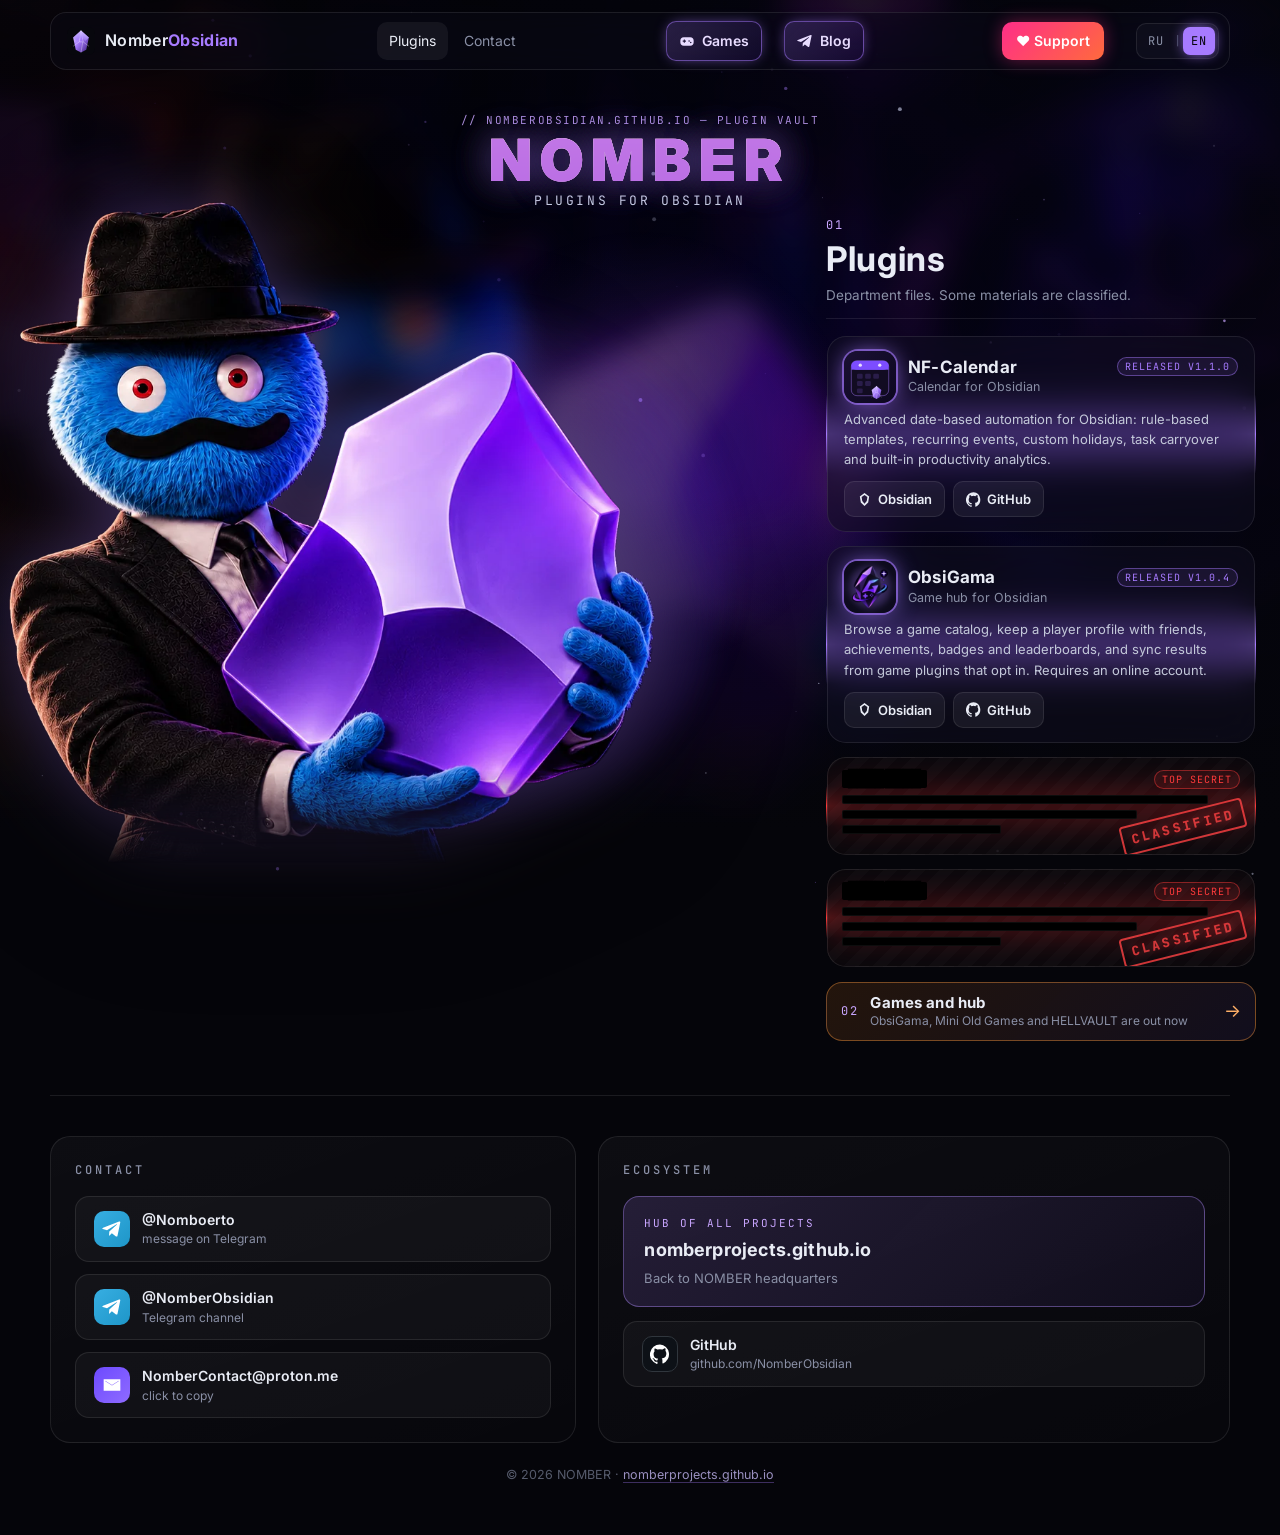
<file: index.html>
<!doctype html>
<html lang="ru">
<head>
<meta charset="utf-8">
<meta name="viewport" content="width=device-width,initial-scale=1">
<title>NOMBER — NomberObsidian · Плагины для Obsidian</title>
<meta name="description" content="NomberObsidian — плагины NOMBER для Obsidian. NF-Calendar и ObsiGama уже вышли, остальные материалы засекречены.">
<link rel="canonical" href="https://nomberobsidian.github.io/">
<meta name="theme-color" content="#05050a">
<meta property="og:type" content="website">
<meta property="og:site_name" content="NomberObsidian">
<meta property="og:title" content="NOMBER — NomberObsidian">
<meta property="og:description" content="Плагины для Obsidian. Хранилище отдела NomberObsidian.">
<meta property="og:url" content="https://nomberobsidian.github.io/">
<meta property="og:image" content="https://nomberobsidian.github.io/assets/og.jpg">
<meta property="og:image:width" content="1200">
<meta property="og:image:height" content="630">
<meta property="og:locale" content="ru_RU">
<meta name="twitter:card" content="summary_large_image">
<meta name="twitter:title" content="NOMBER — NomberObsidian">
<meta name="twitter:description" content="Плагины для Obsidian. Хранилище отдела NomberObsidian.">
<meta name="twitter:image" content="https://nomberobsidian.github.io/assets/og.jpg">
<link rel="icon" href="assets/favicon.svg" type="image/svg+xml">
<link rel="apple-touch-icon" href="assets/apple-touch.png">
<link rel="preload" href="assets/hero.webp" as="image">
<link rel="preconnect" href="https://fonts.googleapis.com">
<link rel="preconnect" href="https://fonts.gstatic.com" crossorigin>
<link href="https://fonts.googleapis.com/css2?family=Inter:wght@400;500;600;700;900&family=JetBrains+Mono:wght@400;500;700;800&display=swap" rel="stylesheet">
<link rel="stylesheet" href="assets/style.css?v=13">
<script src="assets/i18n.js?v=13"></script>
</head>
<body>
<a class="skip" href="#plugins" data-i18n="skip">Перейти к плагинам</a>
<div class="bg" aria-hidden="true"><div class="bg-city" data-depth="6"></div><canvas id="fx"></canvas></div>
<div class="cursor-glow" aria-hidden="true"></div>

<header class="nav" id="nav">
  <a class="brand" href="#top" aria-label="NomberObsidian — наверх" data-i18n-attr="aria-label:a.top"><img src="assets/favicon.svg" alt="" width="28" height="28"><span>Nomber<b>Obsidian</b></span></a>
  <nav aria-label="Разделы" data-i18n-attr="aria-label:a.sections">
    <a href="#plugins" data-i18n="nav.plugins">Плагины</a>
    <a href="#contact" data-i18n="nav.contact">Связь</a>
  </nav>
  <a class="nav-games" href="/games" data-i18n-attr="aria-label:nav.games"><svg viewBox="0 0 24 24" aria-hidden="true"><path d="M7.2 6.5h9.6A5.3 5.3 0 0 1 22 11.7v2.1a5.3 5.3 0 0 1-5.2 5.2H7.2A5.3 5.3 0 0 1 2 13.8v-2.1A5.3 5.3 0 0 1 7.2 6.5zm1.6 3.3H7.2v1.6H5.6v1.6h1.6v1.6h1.6v-1.6h1.6v-1.6H8.8zm6.3 1.1a1.15 1.15 0 1 0 .1 2.3 1.15 1.15 0 0 0-.1-2.3zm2.5 2.2a1.15 1.15 0 1 0 0 2.3 1.15 1.15 0 0 0 0-2.3z"/></svg><span data-i18n="nav.games">Игры</span></a>
  <a class="nav-blog" href="/blog" data-i18n-attr="aria-label:nav.blog"><svg viewBox="0 0 24 24" aria-hidden="true"><path d="M21.9 4.3 18.6 20c-.2 1.1-.9 1.4-1.8.9l-5-3.7-2.4 2.3c-.3.3-.5.5-1 .5l.4-5.1 9.2-8.3c.4-.4-.1-.6-.6-.2L6 13.6l-4.9-1.5c-1.1-.3-1.1-1 .2-1.6L20.5 3c.9-.3 1.7.2 1.4 1.3z"/></svg><span data-i18n="nav.blog">Блог</span></a>
  <a class="nav-donate" href="https://donatre.github.io/" target="_blank" rel="noopener">♥ <span data-i18n="donate">Поддержать</span></a>
  <div class="lang" role="group" aria-label="Язык сайта" data-i18n-attr="aria-label:a.lang"><button type="button" data-lang="ru">RU</button><i>|</i><button type="button" data-lang="en">EN</button></div>
</header>

<main id="top">
  <section class="hero" aria-labelledby="title">
    <div class="hero-head reveal">
      <p class="kicker" data-i18n="hero.kicker">// nomberobsidian.github.io — хранилище плагинов</p>
      <h1 id="title" class="glitch" data-text="NOMBER">NOMBER</h1>
      <p class="subtitle" data-i18n="hero.sub">Плагины для Obsidian</p>
    </div>

    <div class="stage">
      <div class="mascot-wrap">
        <div class="fog fog-back" aria-hidden="true"><i></i><i></i></div>
        <div class="halo" aria-hidden="true"></div>
        <div class="mascot" data-depth="-14">
          <img src="assets/hero.webp" alt="Персонаж NOMBER: синий пушистый детектив в шляпе и костюме держит фиолетовый кристалл Obsidian" data-i18n-attr="alt:hero.alt" width="907" height="929">
        </div>
        <div class="fog fog-front" aria-hidden="true"><i></i><i></i></div>
      </div>

      <aside class="dossier" id="plugins" aria-labelledby="plugins-t">
        <header class="dossier-head reveal">
          <span class="sec-num">01</span>
          <h2 id="plugins-t" data-i18n="plugins.t">Плагины</h2>
          <p data-i18n="plugins.p">Досье отдела. Часть материалов засекречена.</p>
        </header>
        <div class="plugin-list" id="plugin-list"></div>
        <a class="games-teaser reveal" href="/games">
          <span class="games-teaser-num">02</span>
          <span class="games-teaser-text"><strong data-i18n="games.teaser.t">Игры и хаб</strong><small data-i18n="games.teaser.p">ObsiGama, Mini Old Games и HELLVAULT уже вышли</small></span>
          <span class="games-teaser-go" aria-hidden="true">→</span>
        </a>
      </aside>
    </div>
  </section>
</main>

<footer class="footer" id="contact">
  <div class="foot-cols">
    <section class="foot-block" aria-labelledby="con-t">
      <h2 id="con-t" class="foot-title" data-i18n="contact.t">Связь</h2>
      <ul class="socials">
        <li><a class="ic-tg" href="https://t.me/Nomboerto" target="_blank" rel="noopener"><i class="ico tg"><svg viewBox="0 0 24 24" aria-hidden="true"><path d="M21.9 4.3 18.6 20c-.2 1.1-.9 1.4-1.8.9l-5-3.7-2.4 2.3c-.3.3-.5.5-1 .5l.4-5.1 9.2-8.3c.4-.4-.1-.6-.6-.2L6 13.6l-4.9-1.5c-1.1-.3-1.1-1 .2-1.6L20.5 3c.9-.3 1.7.2 1.4 1.3z"/></svg></i><span>@Nomboerto<small data-i18n="contact.tg">написать в Telegram</small></span></a></li>
        <li><a class="ic-tg" href="https://t.me/NomberObsidian" target="_blank" rel="noopener"><i class="ico tg"><svg viewBox="0 0 24 24" aria-hidden="true"><path d="M21.9 4.3 18.6 20c-.2 1.1-.9 1.4-1.8.9l-5-3.7-2.4 2.3c-.3.3-.5.5-1 .5l.4-5.1 9.2-8.3c.4-.4-.1-.6-.6-.2L6 13.6l-4.9-1.5c-1.1-.3-1.1-1 .2-1.6L20.5 3c.9-.3 1.7.2 1.4 1.3z"/></svg></i><span>@NomberObsidian<small data-i18n="contact.channel">канал в Telegram</small></span></a></li>
        <li><a class="ic-mail copy-mail" href="mailto:NomberContact@proton.me" data-copy="NomberContact@proton.me" data-i18n-attr="aria-label:contact.copyaria"><i class="ico mail"><svg viewBox="0 0 24 24" aria-hidden="true"><path d="M2 5h20v14H2zm2 2v.5l8 5 8-5V7l-8 5z"/></svg></i><span>NomberContact@proton.me<small data-i18n="contact.mail">нажмите, чтобы скопировать</small></span></a></li>
      </ul>
    </section>
    <section class="foot-block hub-block" aria-labelledby="hub-t">
      <h2 id="hub-t" class="foot-title" data-i18n="hub.t">Экосистема</h2>
      <a class="hub-card" href="https://nomberprojects.github.io/">
        <span class="hub-kicker" data-i18n="hub.kicker">хаб всех проектов</span>
        <strong>nomberprojects.github.io</strong>
        <small data-i18n="hub.p">Вернуться в главный штаб NOMBER</small>
      </a>
      <ul class="socials solo">
        <li><a href="https://github.com/NomberObsidian" target="_blank" rel="noopener"><i class="ico gh"><svg viewBox="0 0 24 24" aria-hidden="true"><path d="M12 .5a12 12 0 0 0-3.8 23.4c.6.1.8-.3.8-.6v-2c-3.3.7-4-1.6-4-1.6-.6-1.4-1.4-1.8-1.4-1.8-1-.7.1-.7.1-.7 1.2.1 1.8 1.2 1.8 1.2 1 1.8 2.8 1.3 3.5 1 .1-.8.4-1.3.8-1.6-2.7-.3-5.5-1.3-5.5-6 0-1.3.5-2.4 1.2-3.2-.1-.3-.5-1.5.1-3.2 0 0 1-.3 3.3 1.2a11.5 11.5 0 0 1 6 0C17.3 4.6 18.3 5 18.3 5c.7 1.7.3 2.9.1 3.2.8.8 1.2 1.9 1.2 3.2 0 4.6-2.8 5.6-5.5 5.9.4.4.8 1.1.8 2.2v3.3c0 .3.2.7.8.6A12 12 0 0 0 12 .5z"/></svg></i><span>GitHub<small>github.com/NomberObsidian</small></span></a></li>
      </ul>
    </section>
  </div>
  <p class="hub">© <span id="y">2026</span> NOMBER · <a href="https://nomberprojects.github.io/">nomberprojects.github.io</a></p>
</footer>

<div class="toast" id="toast" role="status" aria-live="polite"></div>
<script src="assets/data.js?v=13"></script>
<script src="assets/main.js?v=13"></script>
</body>
</html>
</file>
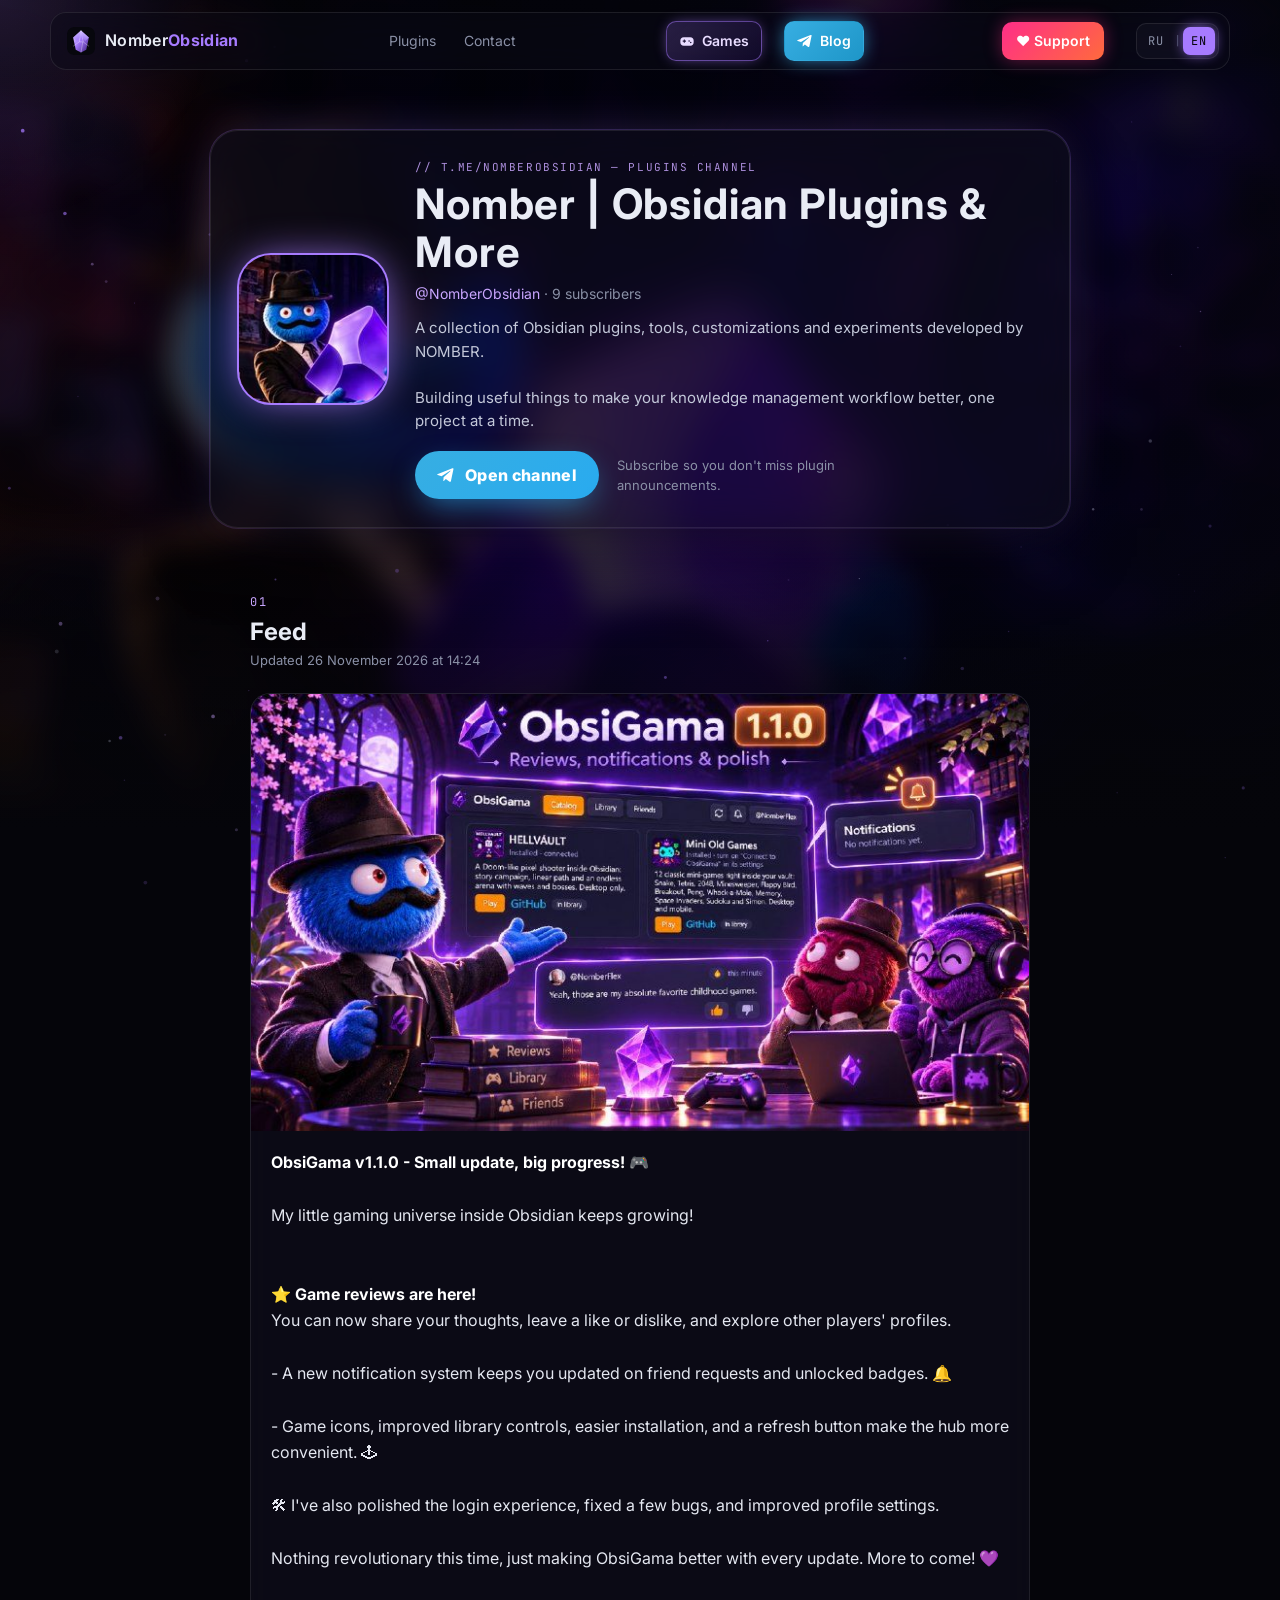
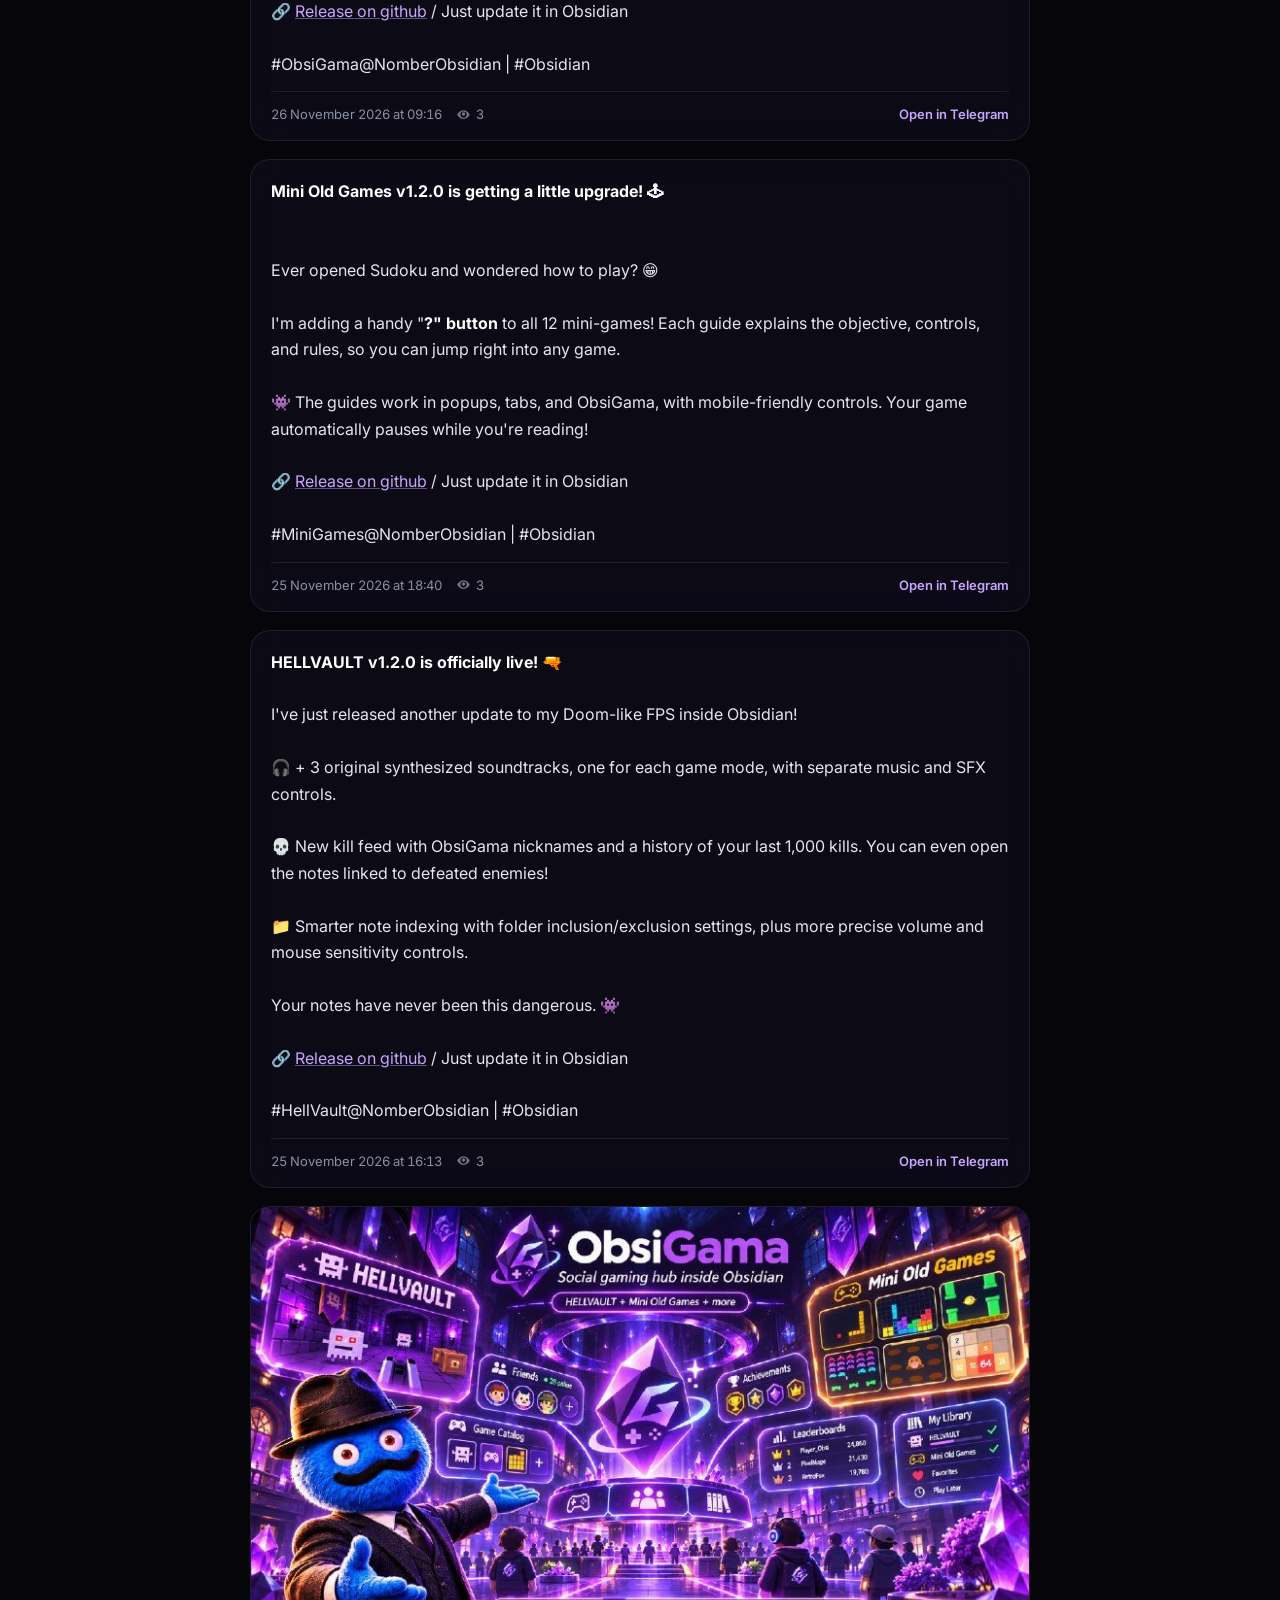
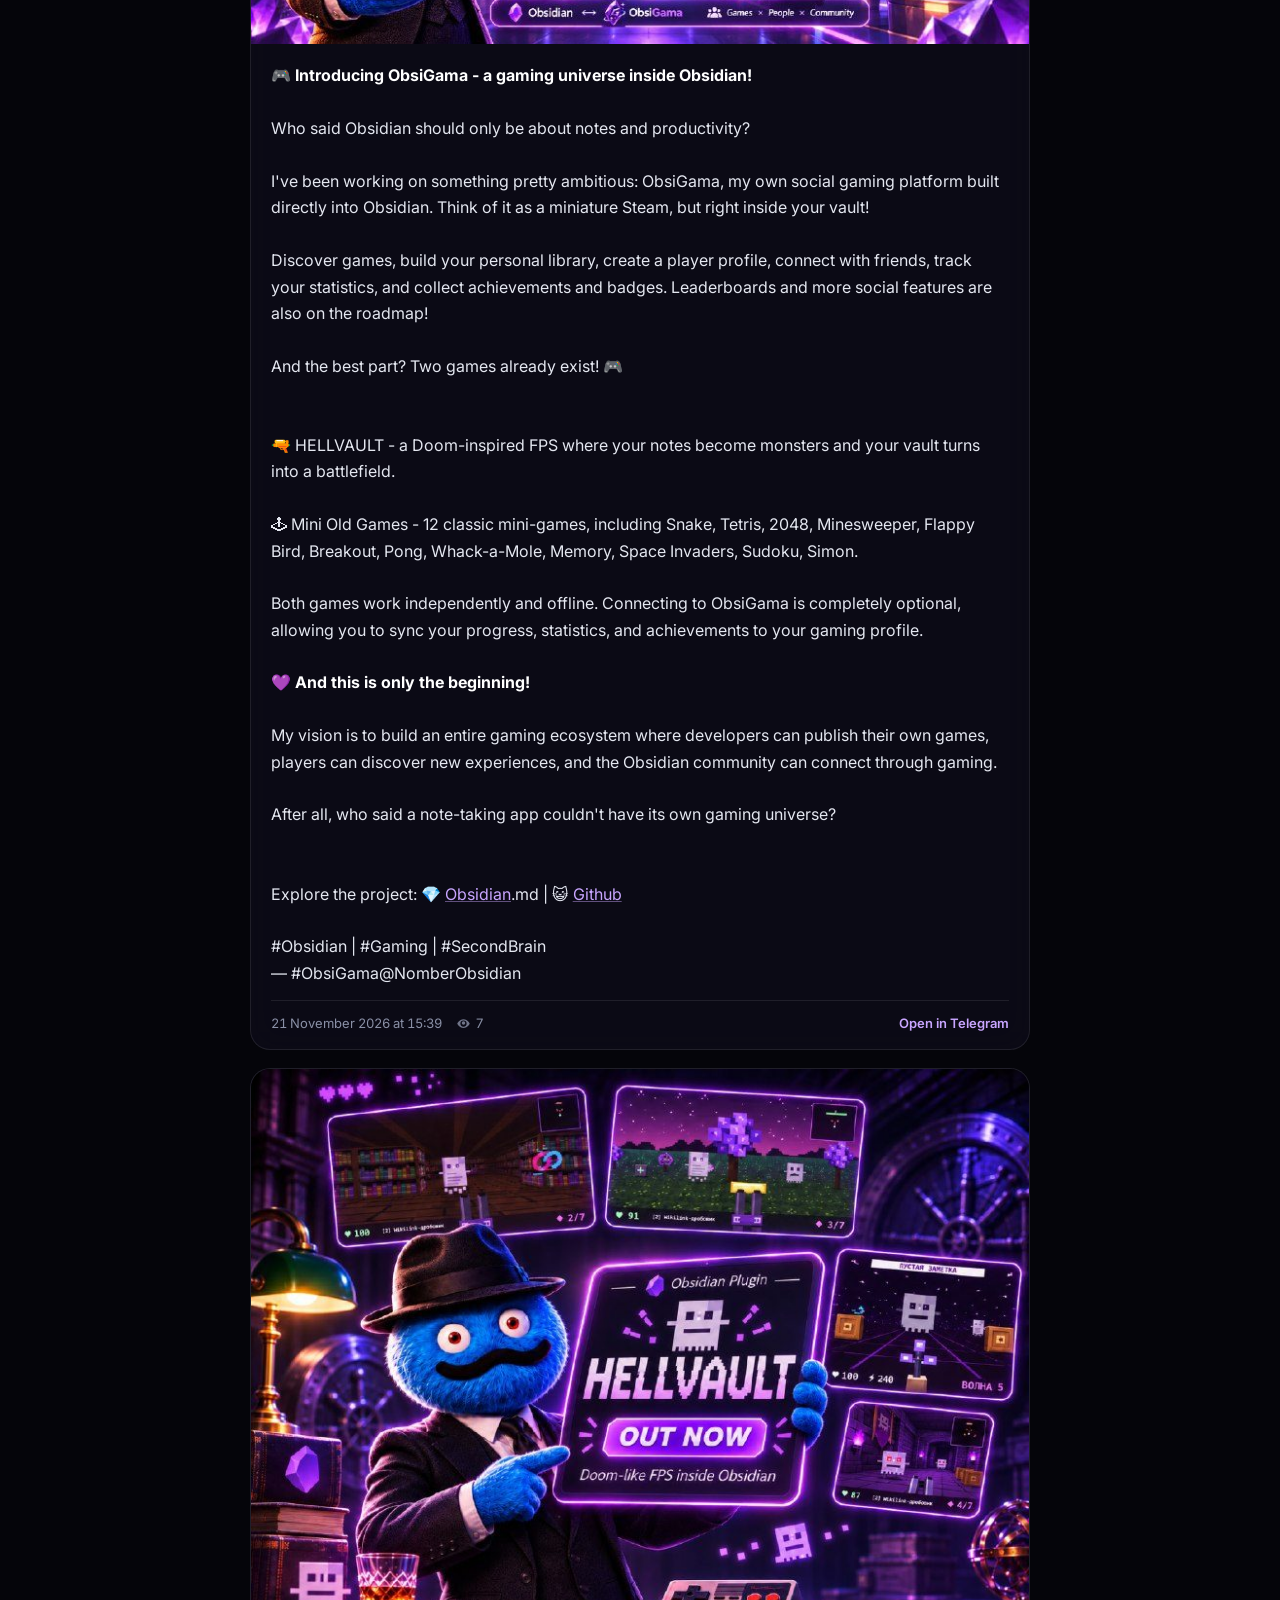
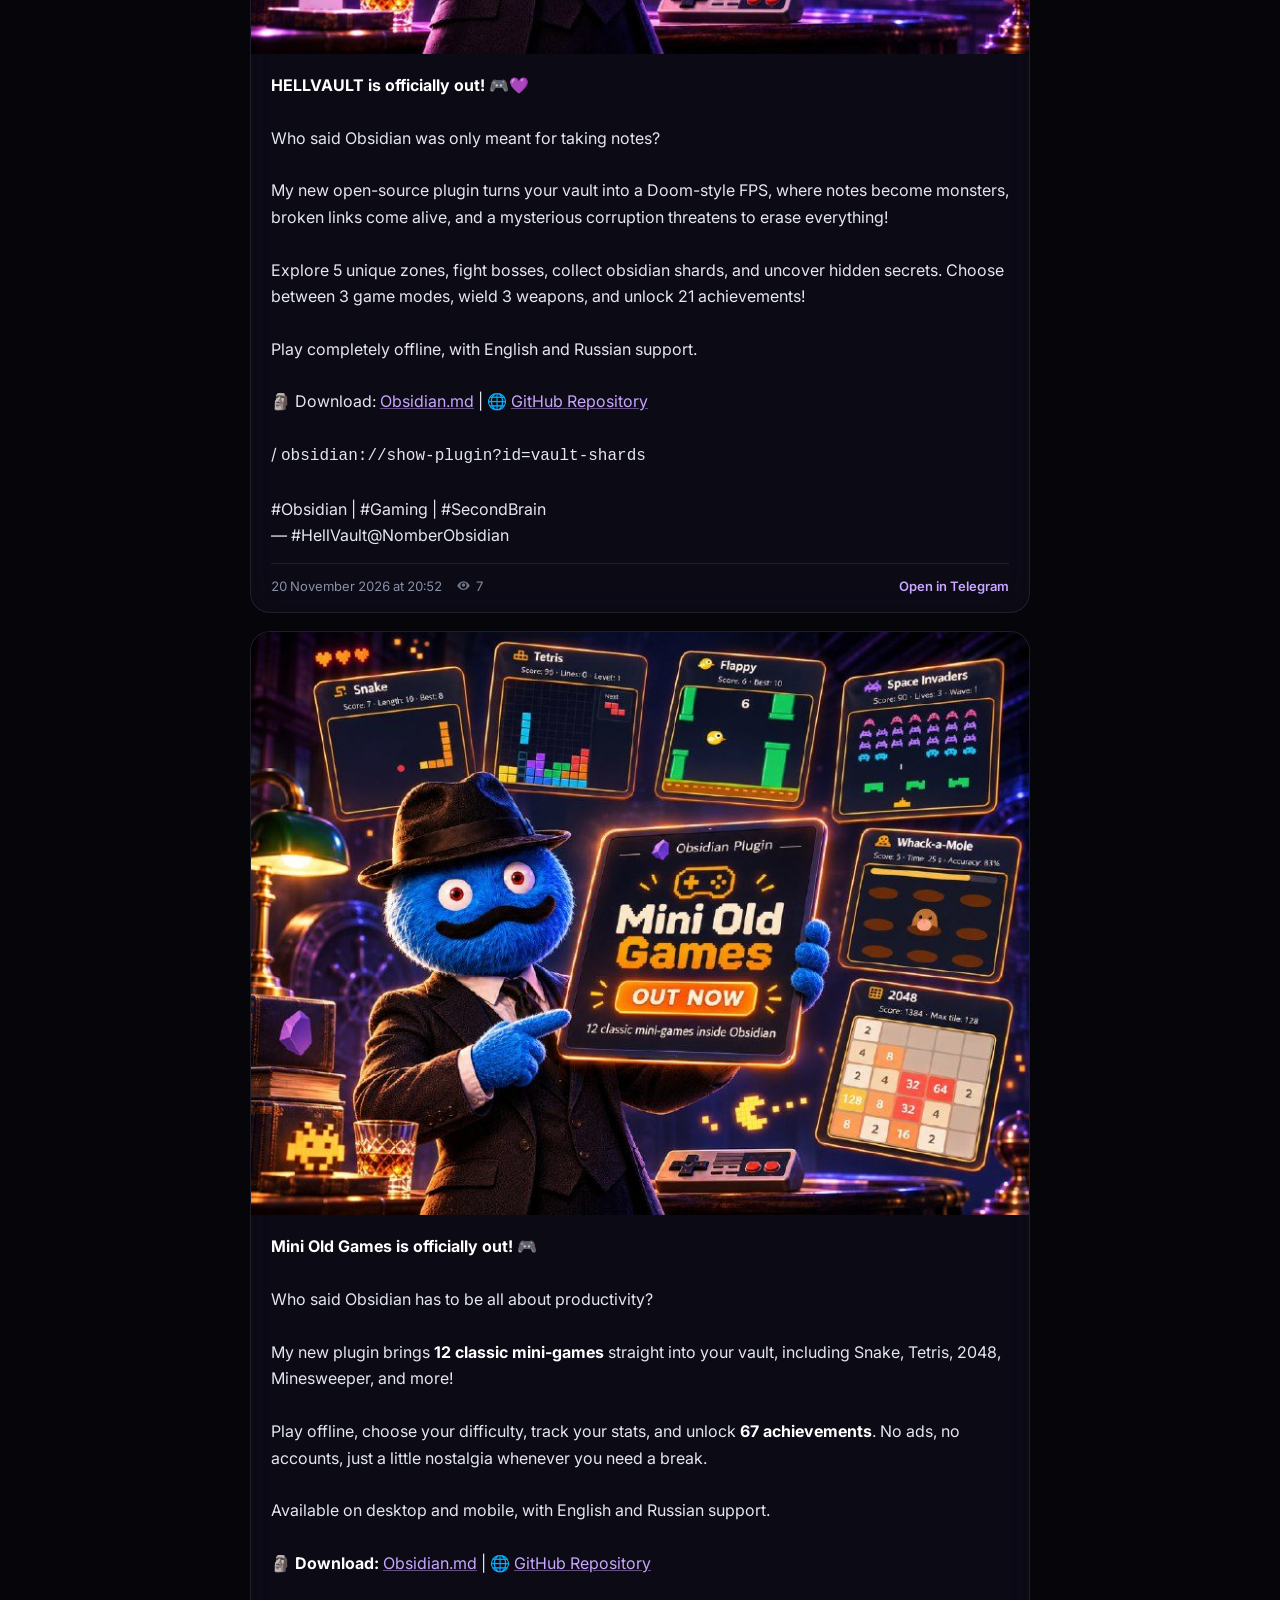
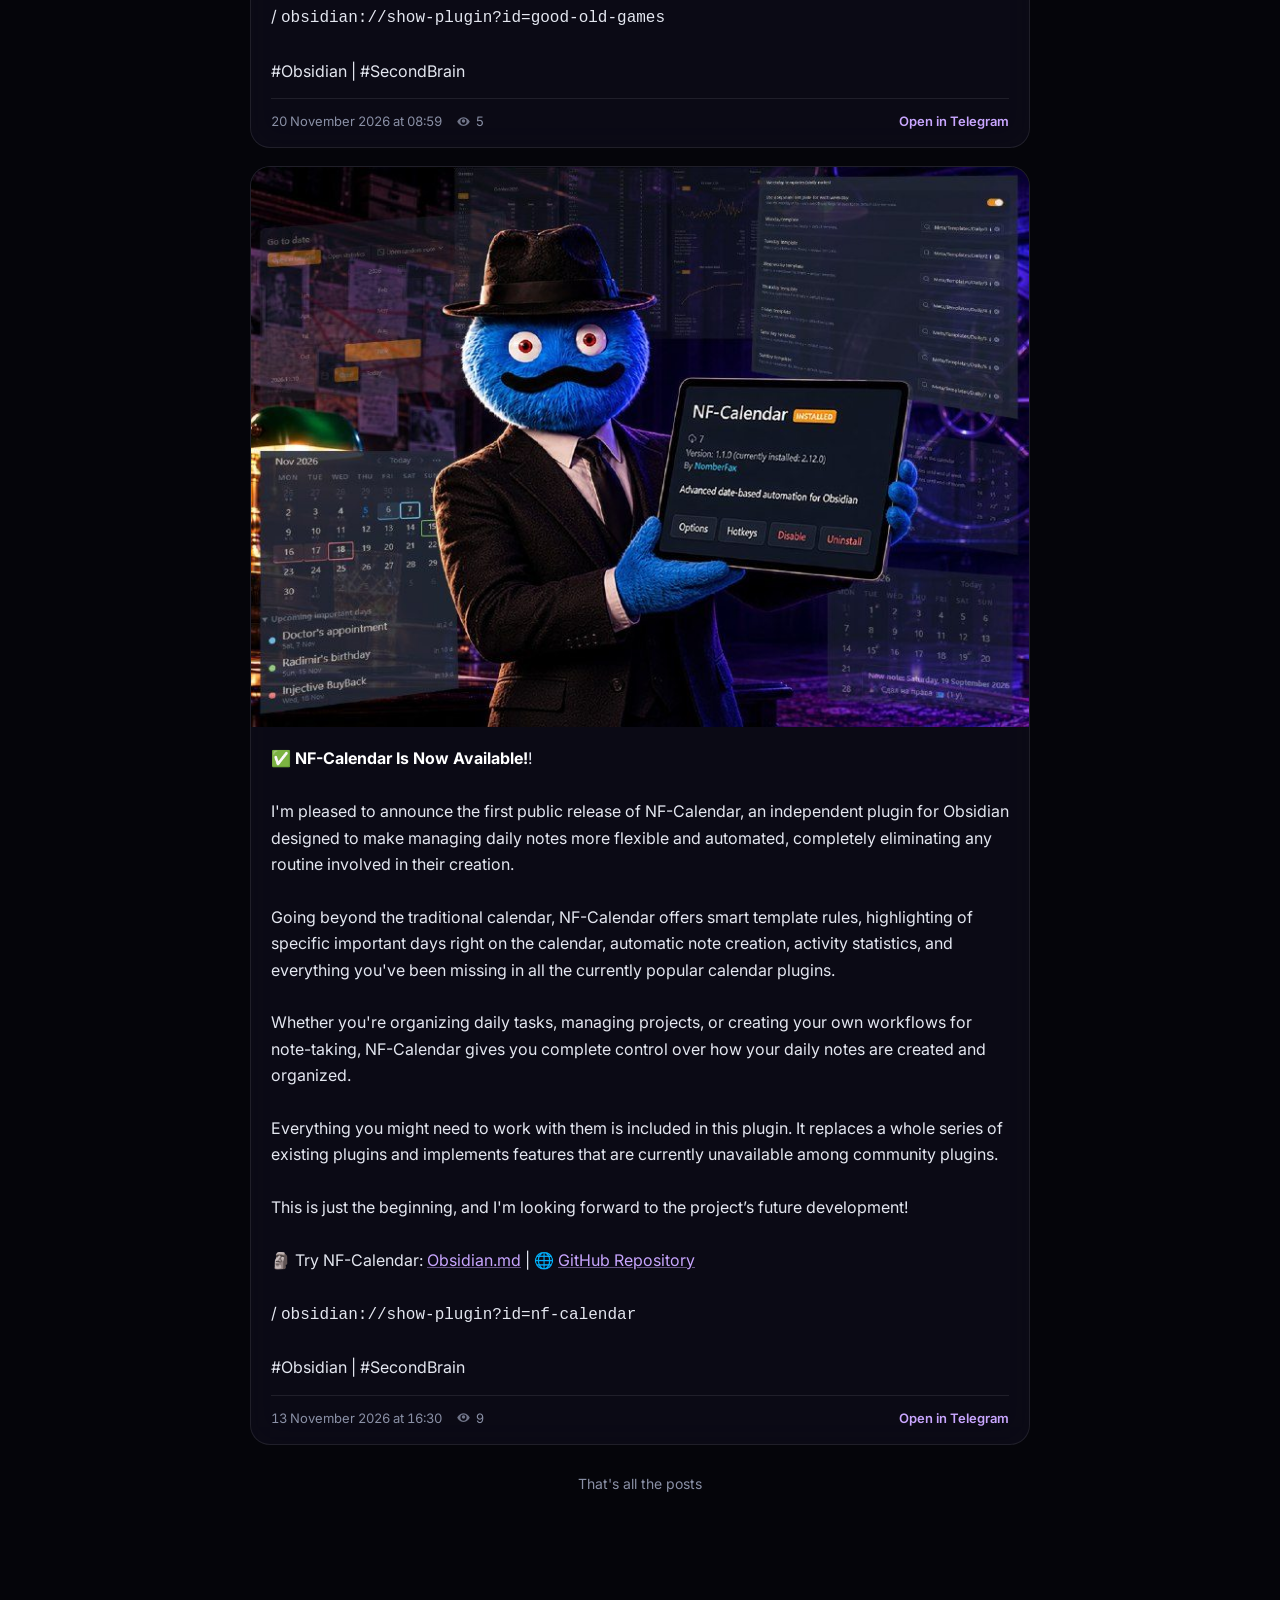
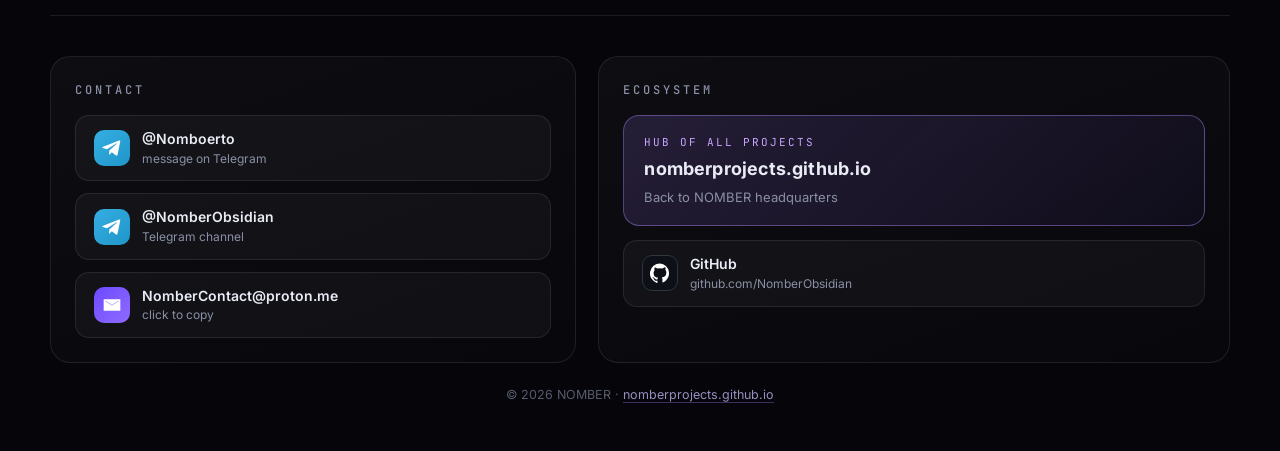
<file: blog/index.html>
<!doctype html>
<html lang="ru" data-page="blog">
<head>
<meta charset="utf-8">
<meta name="viewport" content="width=device-width,initial-scale=1">
<title>Блог — NomberObsidian · канал @NomberObsidian</title>
<meta name="description" content="Лента Telegram-канала NomberObsidian: плагины для Obsidian, инструменты и эксперименты NOMBER.">
<link rel="canonical" href="https://nomberobsidian.github.io/blog/">
<meta name="theme-color" content="#05050a">
<meta property="og:type" content="website">
<meta property="og:site_name" content="NomberObsidian">
<meta property="og:title" content="Блог — NomberObsidian">
<meta property="og:description" content="Посты из Telegram-канала @NomberObsidian.">
<meta property="og:url" content="https://nomberobsidian.github.io/blog/">
<meta property="og:image" content="https://nomberobsidian.github.io/assets/og.jpg">
<meta property="og:image:width" content="1200">
<meta property="og:image:height" content="630">
<meta property="og:locale" content="ru_RU">
<meta name="twitter:card" content="summary_large_image">
<meta name="twitter:title" content="Блог — NomberObsidian">
<meta name="twitter:description" content="Посты из Telegram-канала @NomberObsidian.">
<meta name="twitter:image" content="https://nomberobsidian.github.io/assets/og.jpg">
<link rel="icon" href="../assets/favicon.svg" type="image/svg+xml">
<link rel="apple-touch-icon" href="../assets/apple-touch.png">
<link rel="preconnect" href="https://fonts.googleapis.com">
<link rel="preconnect" href="https://fonts.gstatic.com" crossorigin>
<link href="https://fonts.googleapis.com/css2?family=Inter:wght@400;500;600;700;900&family=JetBrains+Mono:wght@400;500;700;800&display=swap" rel="stylesheet">
<link rel="stylesheet" href="../assets/style.css?v=13">
<script src="../assets/i18n.js?v=13"></script>
</head>
<body>
<a class="skip" href="#feed" data-i18n="blog.skip">Перейти к ленте</a>
<div class="bg" aria-hidden="true"><div class="bg-city" data-depth="6"></div><canvas id="fx"></canvas></div>
<div class="cursor-glow" aria-hidden="true"></div>

<header class="nav" id="nav">
  <a class="brand" href="/" aria-label="NomberObsidian — наверх" data-i18n-attr="aria-label:a.top"><img src="../assets/favicon.svg" alt="" width="28" height="28"><span>Nomber<b>Obsidian</b></span></a>
  <nav aria-label="Разделы" data-i18n-attr="aria-label:a.sections">
    <a href="/#plugins" data-i18n="nav.plugins">Плагины</a>
    <a href="/#contact" data-i18n="nav.contact">Связь</a>
  </nav>
  <a class="nav-games" href="/games" data-i18n-attr="aria-label:nav.games"><svg viewBox="0 0 24 24" aria-hidden="true"><path d="M7.2 6.5h9.6A5.3 5.3 0 0 1 22 11.7v2.1a5.3 5.3 0 0 1-5.2 5.2H7.2A5.3 5.3 0 0 1 2 13.8v-2.1A5.3 5.3 0 0 1 7.2 6.5zm1.6 3.3H7.2v1.6H5.6v1.6h1.6v1.6h1.6v-1.6h1.6v-1.6H8.8zm6.3 1.1a1.15 1.15 0 1 0 .1 2.3 1.15 1.15 0 0 0-.1-2.3zm2.5 2.2a1.15 1.15 0 1 0 0 2.3 1.15 1.15 0 0 0 0-2.3z"/></svg><span data-i18n="nav.games">Игры</span></a>
  <a class="nav-blog on" href="/blog" data-i18n-attr="aria-label:nav.blog"><svg viewBox="0 0 24 24" aria-hidden="true"><path d="M21.9 4.3 18.6 20c-.2 1.1-.9 1.4-1.8.9l-5-3.7-2.4 2.3c-.3.3-.5.5-1 .5l.4-5.1 9.2-8.3c.4-.4-.1-.6-.6-.2L6 13.6l-4.9-1.5c-1.1-.3-1.1-1 .2-1.6L20.5 3c.9-.3 1.7.2 1.4 1.3z"/></svg><span data-i18n="nav.blog">Блог</span></a>
  <a class="nav-donate" href="https://donatre.github.io/" target="_blank" rel="noopener">♥ <span data-i18n="donate">Поддержать</span></a>
  <div class="lang" role="group" aria-label="Язык сайта" data-i18n-attr="aria-label:a.lang"><button type="button" data-lang="ru">RU</button><i>|</i><button type="button" data-lang="en">EN</button></div>
</header>

<main>
  <section class="blog-hero" aria-labelledby="blog-title">
    <div class="blog-hero-card reveal" id="blog-hero">
      <img class="blog-avatar" id="blog-avatar" src="../data/media/avatar.jpg" alt="" width="148" height="148">
      <div>
        <p class="kicker" data-i18n="blog.kicker">// t.me/NomberObsidian — канал плагинов</p>
        <h1 id="blog-title">NomberObsidian</h1>
        <p class="blog-handle" id="blog-handle"><a href="https://t.me/NomberObsidian" target="_blank" rel="noopener">@NomberObsidian</a></p>
        <div class="blog-desc" id="blog-desc"></div>
        <div class="blog-cta">
          <a class="blog-open" href="https://t.me/NomberObsidian" target="_blank" rel="noopener">
            <svg viewBox="0 0 24 24" aria-hidden="true"><path d="M21.9 4.3 18.6 20c-.2 1.1-.9 1.4-1.8.9l-5-3.7-2.4 2.3c-.3.3-.5.5-1 .5l.4-5.1 9.2-8.3c.4-.4-.1-.6-.6-.2L6 13.6l-4.9-1.5c-1.1-.3-1.1-1 .2-1.6L20.5 3c.9-.3 1.7.2 1.4 1.3z"/></svg>
            <span data-i18n="blog.open">Открыть канал</span>
          </a>
          <p class="blog-cta-note" data-i18n="blog.cta">Подписывайтесь, чтобы не пропустить анонсы плагинов.</p>
        </div>
      </div>
    </div>
  </section>

  <div class="feed-wrap">
    <header class="sec-head reveal">
      <span class="sec-num">01</span>
      <h2 data-i18n="blog.feed">Лента</h2>
      <p class="feed-updated" id="feed-updated"></p>
    </header>
    <div class="feed" id="feed"></div>
    <button type="button" class="feed-more" id="feed-more" hidden data-i18n="blog.more">Показать ещё</button>
    <p class="feed-end" id="feed-end" hidden data-i18n="blog.end">Это все посты</p>
    <div class="feed-empty" id="feed-empty">
      <div class="feed-empty-icon" aria-hidden="true">
        <svg viewBox="0 0 24 24"><path d="M21.9 4.3 18.6 20c-.2 1.1-.9 1.4-1.8.9l-5-3.7-2.4 2.3c-.3.3-.5.5-1 .5l.4-5.1 9.2-8.3c.4-.4-.1-.6-.6-.2L6 13.6l-4.9-1.5c-1.1-.3-1.1-1 .2-1.6L20.5 3c.9-.3 1.7.2 1.4 1.3z"/></svg>
      </div>
      <p data-i18n="blog.empty">Постов пока нет — подпишитесь на канал</p>
      <a class="blog-open" href="https://t.me/NomberObsidian" target="_blank" rel="noopener">
        <svg viewBox="0 0 24 24" aria-hidden="true"><path d="M21.9 4.3 18.6 20c-.2 1.1-.9 1.4-1.8.9l-5-3.7-2.4 2.3c-.3.3-.5.5-1 .5l.4-5.1 9.2-8.3c.4-.4-.1-.6-.6-.2L6 13.6l-4.9-1.5c-1.1-.3-1.1-1 .2-1.6L20.5 3c.9-.3 1.7.2 1.4 1.3z"/></svg>
        <span data-i18n="blog.subscribe">Подписаться</span>
      </a>
    </div>
    <p class="feed-error" id="feed-error" hidden><span data-i18n="blog.error">Не удалось загрузить ленту.</span> <button type="button" class="feed-retry" id="feed-retry" data-i18n="blog.retry">Попробовать снова</button></p>
  </div>
</main>

<footer class="footer" id="contact">
  <div class="foot-cols">
    <section class="foot-block" aria-labelledby="con-t">
      <h2 id="con-t" class="foot-title" data-i18n="contact.t">Связь</h2>
      <ul class="socials">
        <li><a class="ic-tg" href="https://t.me/Nomboerto" target="_blank" rel="noopener"><i class="ico tg"><svg viewBox="0 0 24 24" aria-hidden="true"><path d="M21.9 4.3 18.6 20c-.2 1.1-.9 1.4-1.8.9l-5-3.7-2.4 2.3c-.3.3-.5.5-1 .5l.4-5.1 9.2-8.3c.4-.4-.1-.6-.6-.2L6 13.6l-4.9-1.5c-1.1-.3-1.1-1 .2-1.6L20.5 3c.9-.3 1.7.2 1.4 1.3z"/></svg></i><span>@Nomboerto<small data-i18n="contact.tg">написать в Telegram</small></span></a></li>
        <li><a class="ic-tg" href="https://t.me/NomberObsidian" target="_blank" rel="noopener"><i class="ico tg"><svg viewBox="0 0 24 24" aria-hidden="true"><path d="M21.9 4.3 18.6 20c-.2 1.1-.9 1.4-1.8.9l-5-3.7-2.4 2.3c-.3.3-.5.5-1 .5l.4-5.1 9.2-8.3c.4-.4-.1-.6-.6-.2L6 13.6l-4.9-1.5c-1.1-.3-1.1-1 .2-1.6L20.5 3c.9-.3 1.7.2 1.4 1.3z"/></svg></i><span>@NomberObsidian<small data-i18n="contact.channel">канал в Telegram</small></span></a></li>
        <li><a class="ic-mail copy-mail" href="mailto:NomberContact@proton.me" data-copy="NomberContact@proton.me" data-i18n-attr="aria-label:contact.copyaria"><i class="ico mail"><svg viewBox="0 0 24 24" aria-hidden="true"><path d="M2 5h20v14H2zm2 2v.5l8 5 8-5V7l-8 5z"/></svg></i><span>NomberContact@proton.me<small data-i18n="contact.mail">нажмите, чтобы скопировать</small></span></a></li>
      </ul>
    </section>
    <section class="foot-block hub-block" aria-labelledby="hub-t">
      <h2 id="hub-t" class="foot-title" data-i18n="hub.t">Экосистема</h2>
      <a class="hub-card" href="https://nomberprojects.github.io/">
        <span class="hub-kicker" data-i18n="hub.kicker">хаб всех проектов</span>
        <strong>nomberprojects.github.io</strong>
        <small data-i18n="hub.p">Вернуться в главный штаб NOMBER</small>
      </a>
      <ul class="socials solo">
        <li><a href="https://github.com/NomberObsidian" target="_blank" rel="noopener"><i class="ico gh"><svg viewBox="0 0 24 24" aria-hidden="true"><path d="M12 .5a12 12 0 0 0-3.8 23.4c.6.1.8-.3.8-.6v-2c-3.3.7-4-1.6-4-1.6-.6-1.4-1.4-1.8-1.4-1.8-1-.7.1-.7.1-.7 1.2.1 1.8 1.2 1.8 1.2 1 1.8 2.8 1.3 3.5 1 .1-.8.4-1.3.8-1.6-2.7-.3-5.5-1.3-5.5-6 0-1.3.5-2.4 1.2-3.2-.1-.3-.5-1.5.1-3.2 0 0 1-.3 3.3 1.2a11.5 11.5 0 0 1 6 0C17.3 4.6 18.3 5 18.3 5c.7 1.7.3 2.9.1 3.2.8.8 1.2 1.9 1.2 3.2 0 4.6-2.8 5.6-5.5 5.9.4.4.8 1.1.8 2.2v3.3c0 .3.2.7.8.6A12 12 0 0 0 12 .5z"/></svg></i><span>GitHub<small>github.com/NomberObsidian</small></span></a></li>
      </ul>
    </section>
  </div>
  <p class="hub">© <span id="y">2026</span> NOMBER · <a href="https://nomberprojects.github.io/">nomberprojects.github.io</a></p>
</footer>

<script src="../assets/blog.js?v=13"></script>
</body>
</html>
</file>
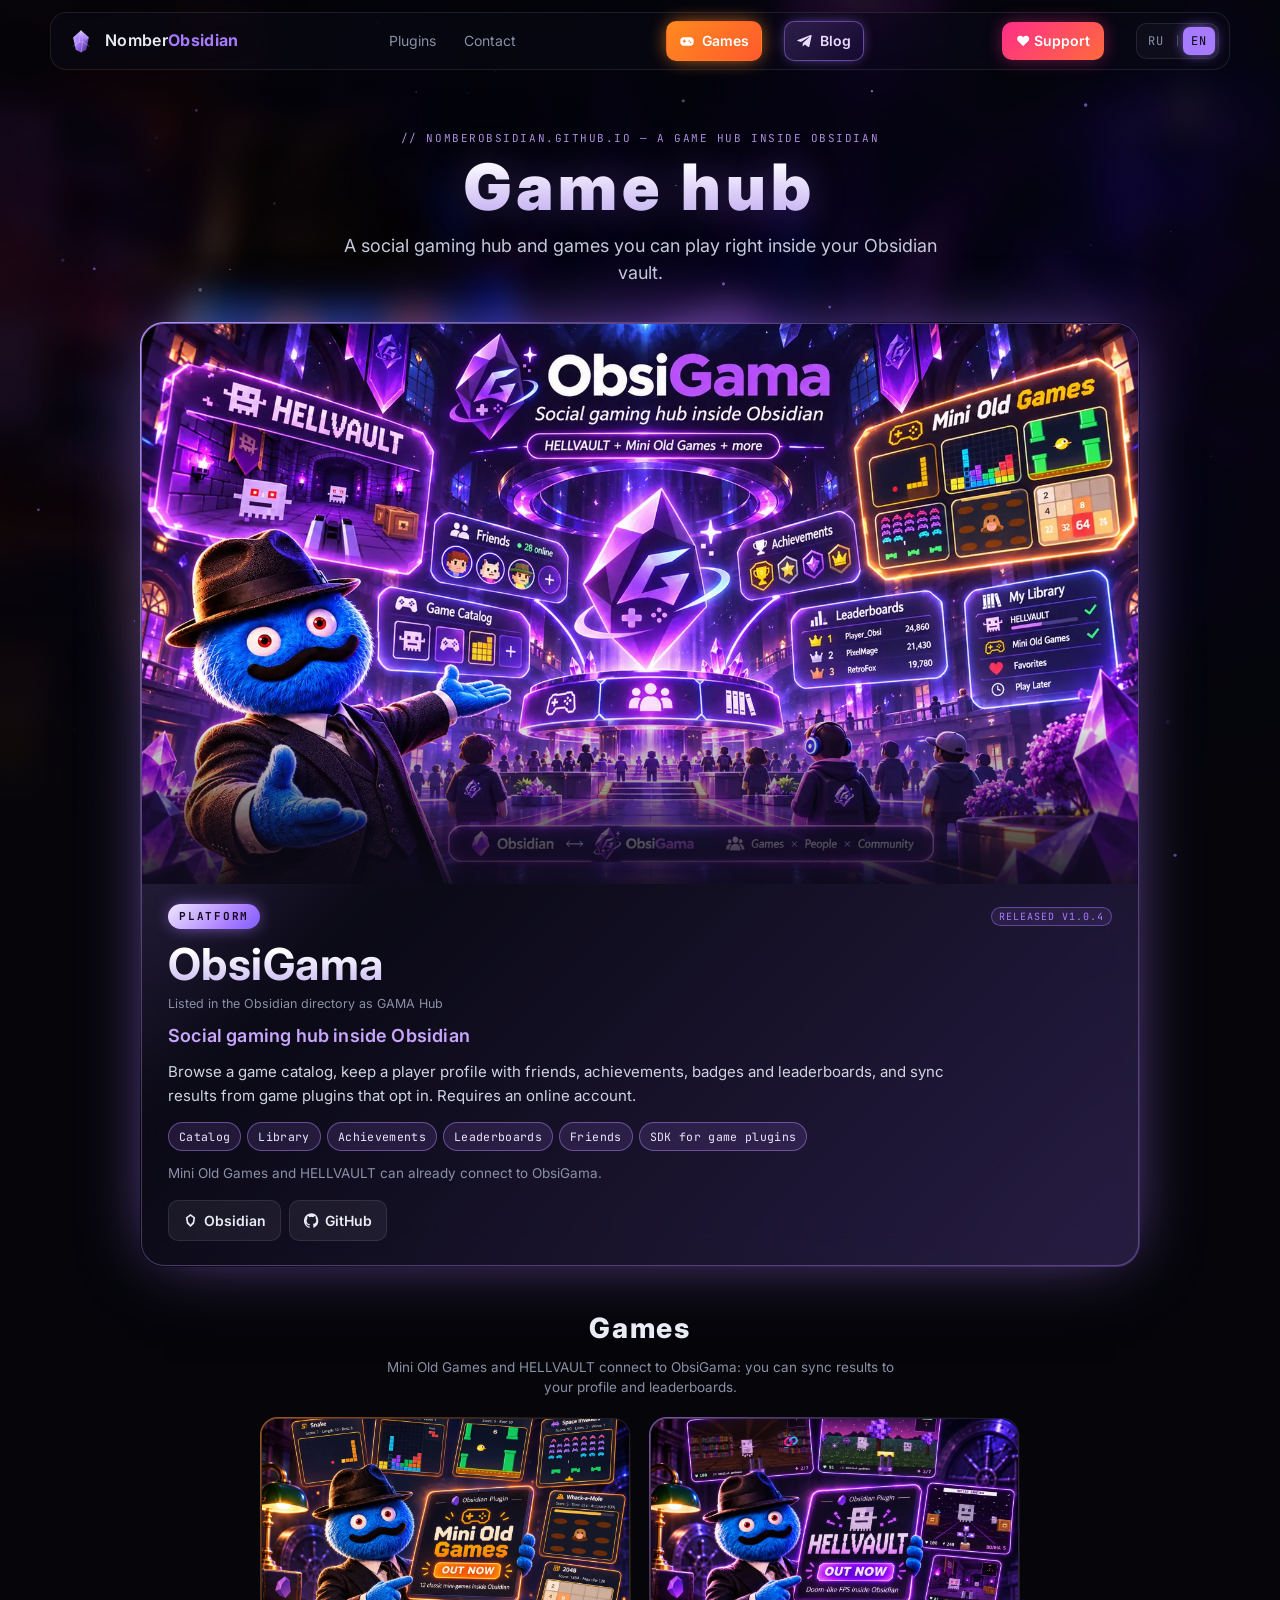
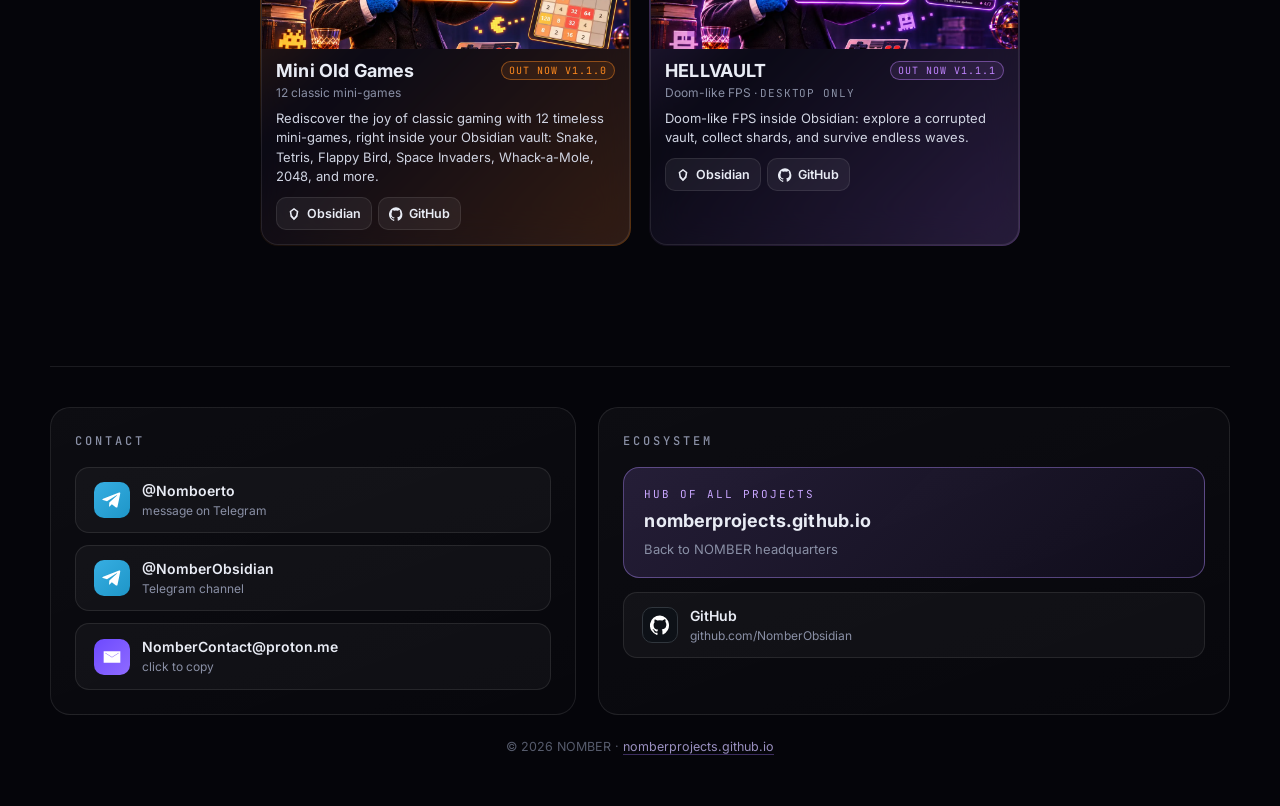
<file: games/index.html>
<!doctype html>
<html lang="ru" data-page="games">
<head>
<meta charset="utf-8">
<meta name="viewport" content="width=device-width,initial-scale=1">
<title>Игры и ObsiGama — NomberObsidian · игровой хаб внутри Obsidian</title>
<meta name="description" content="ObsiGama — социальный игровой хаб внутри Obsidian, плюс Mini Old Games и HELLVAULT.">
<link rel="canonical" href="https://nomberobsidian.github.io/games/">
<meta name="theme-color" content="#05050a">
<meta property="og:type" content="website">
<meta property="og:site_name" content="NomberObsidian">
<meta property="og:title" content="Игры и ObsiGama — NomberObsidian">
<meta property="og:description" content="ObsiGama, Mini Old Games и HELLVAULT — игровой хаб и игры для Obsidian от NOMBER.">
<meta property="og:url" content="https://nomberobsidian.github.io/games/">
<meta property="og:image" content="https://nomberobsidian.github.io/assets/og.jpg">
<meta property="og:image:width" content="1200">
<meta property="og:image:height" content="630">
<meta property="og:locale" content="ru_RU">
<meta name="twitter:card" content="summary_large_image">
<meta name="twitter:title" content="Игры и ObsiGama — NomberObsidian">
<meta name="twitter:description" content="ObsiGama, Mini Old Games и HELLVAULT — игровой хаб и игры для Obsidian от NOMBER.">
<meta name="twitter:image" content="https://nomberobsidian.github.io/assets/og.jpg">
<link rel="icon" href="../assets/favicon.svg" type="image/svg+xml">
<link rel="apple-touch-icon" href="../assets/apple-touch.png">
<link rel="preconnect" href="https://fonts.googleapis.com">
<link rel="preconnect" href="https://fonts.gstatic.com" crossorigin>
<link href="https://fonts.googleapis.com/css2?family=Inter:wght@400;500;600;700;900&family=JetBrains+Mono:wght@400;500;700;800&display=swap" rel="stylesheet">
<link rel="stylesheet" href="../assets/style.css?v=13">
<script src="../assets/i18n.js?v=13"></script>
</head>
<body>
<a class="skip" href="#obsigama" data-i18n="games.skip">Перейти к ObsiGama</a>
<div class="bg" aria-hidden="true"><div class="bg-city" data-depth="6"></div><canvas id="fx"></canvas></div>
<div class="cursor-glow" aria-hidden="true"></div>

<header class="nav" id="nav">
  <a class="brand" href="/" aria-label="NomberObsidian — наверх" data-i18n-attr="aria-label:a.top"><img src="../assets/favicon.svg" alt="" width="28" height="28"><span>Nomber<b>Obsidian</b></span></a>
  <nav aria-label="Разделы" data-i18n-attr="aria-label:a.sections">
    <a href="/#plugins" data-i18n="nav.plugins">Плагины</a>
    <a href="/#contact" data-i18n="nav.contact">Связь</a>
  </nav>
  <a class="nav-games on" href="/games" data-i18n-attr="aria-label:nav.games"><svg viewBox="0 0 24 24" aria-hidden="true"><path d="M7.2 6.5h9.6A5.3 5.3 0 0 1 22 11.7v2.1a5.3 5.3 0 0 1-5.2 5.2H7.2A5.3 5.3 0 0 1 2 13.8v-2.1A5.3 5.3 0 0 1 7.2 6.5zm1.6 3.3H7.2v1.6H5.6v1.6h1.6v1.6h1.6v-1.6h1.6v-1.6H8.8zm6.3 1.1a1.15 1.15 0 1 0 .1 2.3 1.15 1.15 0 0 0-.1-2.3zm2.5 2.2a1.15 1.15 0 1 0 0 2.3 1.15 1.15 0 0 0 0-2.3z"/></svg><span data-i18n="nav.games">Игры</span></a>
  <a class="nav-blog" href="/blog" data-i18n-attr="aria-label:nav.blog"><svg viewBox="0 0 24 24" aria-hidden="true"><path d="M21.9 4.3 18.6 20c-.2 1.1-.9 1.4-1.8.9l-5-3.7-2.4 2.3c-.3.3-.5.5-1 .5l.4-5.1 9.2-8.3c.4-.4-.1-.6-.6-.2L6 13.6l-4.9-1.5c-1.1-.3-1.1-1 .2-1.6L20.5 3c.9-.3 1.7.2 1.4 1.3z"/></svg><span data-i18n="nav.blog">Блог</span></a>
  <a class="nav-donate" href="https://donatre.github.io/" target="_blank" rel="noopener">♥ <span data-i18n="donate">Поддержать</span></a>
  <div class="lang" role="group" aria-label="Язык сайта" data-i18n-attr="aria-label:a.lang"><button type="button" data-lang="ru">RU</button><i>|</i><button type="button" data-lang="en">EN</button></div>
</header>

<main>
  <section class="games-hero" aria-labelledby="games-title">
    <div class="games-hero-inner reveal">
      <p class="kicker" data-i18n="games.kicker">// nomberobsidian.github.io — игровой хаб внутри Obsidian</p>
      <h1 id="games-title" data-i18n="games.t">Игровой хаб</h1>
      <p class="games-lead" data-i18n="games.sub">Социальный игровой хаб и игры, в которые можно играть прямо в хранилище Obsidian.</p>
    </div>
  </section>

  <div class="games-wrap" id="games">
    <div id="platform-slot"></div>
    <h2 class="games-list-title" data-i18n="games.list.t">Игры</h2>
    <p class="games-list-lead" data-i18n="games.list.sub">Mini Old Games и HELLVAULT подключаются к ObsiGama: результаты можно синхронизировать с профилем и таблицами лидеров.</p>
    <div class="games-list" id="game-list"></div>
  </div>
</main>

<footer class="footer" id="contact">
  <div class="foot-cols">
    <section class="foot-block" aria-labelledby="con-t">
      <h2 id="con-t" class="foot-title" data-i18n="contact.t">Связь</h2>
      <ul class="socials">
        <li><a class="ic-tg" href="https://t.me/Nomboerto" target="_blank" rel="noopener"><i class="ico tg"><svg viewBox="0 0 24 24" aria-hidden="true"><path d="M21.9 4.3 18.6 20c-.2 1.1-.9 1.4-1.8.9l-5-3.7-2.4 2.3c-.3.3-.5.5-1 .5l.4-5.1 9.2-8.3c.4-.4-.1-.6-.6-.2L6 13.6l-4.9-1.5c-1.1-.3-1.1-1 .2-1.6L20.5 3c.9-.3 1.7.2 1.4 1.3z"/></svg></i><span>@Nomboerto<small data-i18n="contact.tg">написать в Telegram</small></span></a></li>
        <li><a class="ic-tg" href="https://t.me/NomberObsidian" target="_blank" rel="noopener"><i class="ico tg"><svg viewBox="0 0 24 24" aria-hidden="true"><path d="M21.9 4.3 18.6 20c-.2 1.1-.9 1.4-1.8.9l-5-3.7-2.4 2.3c-.3.3-.5.5-1 .5l.4-5.1 9.2-8.3c.4-.4-.1-.6-.6-.2L6 13.6l-4.9-1.5c-1.1-.3-1.1-1 .2-1.6L20.5 3c.9-.3 1.7.2 1.4 1.3z"/></svg></i><span>@NomberObsidian<small data-i18n="contact.channel">канал в Telegram</small></span></a></li>
        <li><a class="ic-mail copy-mail" href="mailto:NomberContact@proton.me" data-copy="NomberContact@proton.me" data-i18n-attr="aria-label:contact.copyaria"><i class="ico mail"><svg viewBox="0 0 24 24" aria-hidden="true"><path d="M2 5h20v14H2zm2 2v.5l8 5 8-5V7l-8 5z"/></svg></i><span>NomberContact@proton.me<small data-i18n="contact.mail">нажмите, чтобы скопировать</small></span></a></li>
      </ul>
    </section>
    <section class="foot-block hub-block" aria-labelledby="hub-t">
      <h2 id="hub-t" class="foot-title" data-i18n="hub.t">Экосистема</h2>
      <a class="hub-card" href="https://nomberprojects.github.io/">
        <span class="hub-kicker" data-i18n="hub.kicker">хаб всех проектов</span>
        <strong>nomberprojects.github.io</strong>
        <small data-i18n="hub.p">Вернуться в главный штаб NOMBER</small>
      </a>
      <ul class="socials solo">
        <li><a href="https://github.com/NomberObsidian" target="_blank" rel="noopener"><i class="ico gh"><svg viewBox="0 0 24 24" aria-hidden="true"><path d="M12 .5a12 12 0 0 0-3.8 23.4c.6.1.8-.3.8-.6v-2c-3.3.7-4-1.6-4-1.6-.6-1.4-1.4-1.8-1.4-1.8-1-.7.1-.7.1-.7 1.2.1 1.8 1.2 1.8 1.2 1 1.8 2.8 1.3 3.5 1 .1-.8.4-1.3.8-1.6-2.7-.3-5.5-1.3-5.5-6 0-1.3.5-2.4 1.2-3.2-.1-.3-.5-1.5.1-3.2 0 0 1-.3 3.3 1.2a11.5 11.5 0 0 1 6 0C17.3 4.6 18.3 5 18.3 5c.7 1.7.3 2.9.1 3.2.8.8 1.2 1.9 1.2 3.2 0 4.6-2.8 5.6-5.5 5.9.4.4.8 1.1.8 2.2v3.3c0 .3.2.7.8.6A12 12 0 0 0 12 .5z"/></svg></i><span>GitHub<small>github.com/NomberObsidian</small></span></a></li>
      </ul>
    </section>
  </div>
  <p class="hub">© <span id="y">2026</span> NOMBER · <a href="https://nomberprojects.github.io/">nomberprojects.github.io</a></p>
</footer>

<script src="../assets/data.js?v=13"></script>
<script src="../assets/games.js?v=13"></script>
</body>
</html>
</file>
<file: assets/style.css>
:root{--bg:#05050a;--ink:#e9ecf5;--mut:#8a90a6;--cy:#c9a6ff;--pk:#ff2e88;--vi:#a77bff;--glass:rgba(16,14,30,.58);--line:rgba(255,255,255,.09);--r:20px;--font:"Inter","Segoe UI",system-ui,-apple-system,Roboto,sans-serif;--mono:"JetBrains Mono",ui-monospace,Consolas,monospace}
*{box-sizing:border-box;margin:0;padding:0}
html{overflow-x:clip;scroll-behavior:smooth;scroll-padding-top:80px}
body{background:var(--bg);color:var(--ink);font-family:var(--font);line-height:1.55;overflow-x:hidden;-webkit-font-smoothing:antialiased}
a{color:inherit}
img{max-width:100%;display:block}
.skip{position:absolute;left:-999px;top:8px;z-index:100;background:var(--vi);color:#fff;padding:8px 14px;border-radius:8px}
.skip:focus{left:8px}
:focus-visible{outline:2px solid var(--vi);outline-offset:3px;border-radius:6px}

/* background */
.bg{position:fixed;inset:0;z-index:-2;overflow:hidden}
.bg-city{position:absolute;inset:-40px;background:url(scene.jpg) center/cover;filter:blur(14px) brightness(.45) saturate(1.35);transform:scale(1.08)}
.bg::after{content:"";position:absolute;inset:0;background:radial-gradient(ellipse at 30% 45%,transparent 0,rgba(5,5,10,.55) 55%,#05050a 100%),linear-gradient(transparent 55%,#05050a 92%)}
#fx{position:absolute;inset:0;width:100%;height:100%;z-index:1}
.cursor-glow{position:fixed;width:520px;height:520px;left:0;top:0;border-radius:50%;pointer-events:none;z-index:-1;background:radial-gradient(circle,rgba(167,123,255,.16),transparent 60%);transition:opacity .3s}

/* nav */
.nav{position:fixed;top:12px;left:50%;transform:translateX(-50%);z-index:50;display:flex;align-items:center;gap:22px;padding:8px 10px 8px 16px;width:min(1180px,calc(100% - 24px));background:rgba(10,11,20,.5);backdrop-filter:blur(16px) saturate(1.4);-webkit-backdrop-filter:blur(16px) saturate(1.4);border:1px solid var(--line);border-radius:16px;transition:background .3s}
.nav.scrolled{background:rgba(8,9,16,.8)}
.brand{display:flex;align-items:center;gap:10px;text-decoration:none;font-weight:600;letter-spacing:.02em}
.brand img{border-radius:7px}
.brand b{color:var(--vi);font-weight:700}
.nav nav{display:flex;gap:4px;margin:0 auto}
.nav nav a{text-decoration:none;color:var(--mut);font-size:14px;padding:8px 12px;border-radius:10px;transition:.2s}
.nav nav a:hover,.nav nav a.on{color:var(--ink);background:rgba(255,255,255,.06)}
.nav-donate{text-decoration:none;font-size:14px;font-weight:600;padding:8px 14px;border-radius:10px;color:#fff;background:linear-gradient(135deg,var(--pk),#ff6a3d);box-shadow:0 0 18px rgba(255,46,136,.4);margin-left:auto}

/* hero */
.hero{position:relative;overflow-x:clip;min-height:100svh;padding:116px 24px 8px;display:flex;flex-direction:column;align-items:center}
.hero-head{text-align:center;position:relative;z-index:6;flex:none}
.kicker{font-family:var(--mono);font-size:12px;letter-spacing:.18em;color:var(--cy);opacity:.85;text-transform:uppercase}
.glitch{position:relative;font-size:clamp(36px,5.4vw,72px);font-weight:900;letter-spacing:.14em;line-height:1;margin:.04em 0 .02em;background:linear-gradient(180deg,#fff 20%,#c5b4f0);-webkit-background-clip:text;background-clip:text;color:transparent;text-shadow:0 0 40px rgba(167,123,255,.3)}
.glitch::before,.glitch::after{content:attr(data-text);position:absolute;inset:0;background:inherit;-webkit-background-clip:text;background-clip:text}
.glitch::before{color:var(--pk);-webkit-text-fill-color:var(--pk);opacity:.7;animation:gl1 4s infinite steps(1)}
.glitch::after{color:var(--vi);-webkit-text-fill-color:var(--vi);opacity:.7;animation:gl2 4s infinite steps(1)}
@keyframes gl1{0%,88%,100%{clip-path:inset(0 0 100% 0);transform:none}90%{clip-path:inset(20% 0 55% 0);transform:translate(-6px,0)}93%{clip-path:inset(60% 0 10% 0);transform:translate(5px,0)}96%{clip-path:inset(40% 0 40% 0);transform:translate(-3px,0)}}
@keyframes gl2{0%,89%,100%{clip-path:inset(0 0 100% 0);transform:none}91%{clip-path:inset(70% 0 5% 0);transform:translate(6px,0)}94%{clip-path:inset(10% 0 70% 0);transform:translate(-5px,0)}}
.subtitle{font-family:var(--mono);font-size:clamp(13px,1.4vw,16px);letter-spacing:.3em;text-transform:uppercase;color:#c7cde0;background:linear-gradient(90deg,#c7cde0 40%,#fff 50%,#c7cde0 60%) 0/250% 100%;-webkit-background-clip:text;background-clip:text;color:transparent;animation:shim 5s linear infinite}
@keyframes shim{to{background-position:-250% 0}}

/* split stage: mascot left, plugins right */
.stage{position:relative;width:min(1320px,100%);display:grid;grid-template-columns:minmax(0,1.2fr) minmax(300px,430px);align-items:start;gap:4px 36px;margin-top:0;flex:1;min-height:0}

.mascot-wrap{position:relative;z-index:2;display:grid;place-items:start start;min-height:0;align-self:start;margin-top:-6px}
.mascot-wrap > *{grid-column:1;grid-row:1}
.mascot{position:relative;z-index:2;width:auto;max-width:min(700px,52vw);justify-self:start;pointer-events:none;will-change:transform;margin-left:-2%;filter:drop-shadow(0 0 36px rgba(167,123,255,.32)) drop-shadow(0 28px 56px rgba(0,0,0,.85))}
.mascot img{width:auto;max-width:100%;height:auto;max-height:calc(100svh - 14.75rem);object-fit:contain;-webkit-mask-image:linear-gradient(#000 86%,transparent 100%);mask-image:linear-gradient(#000 86%,transparent 100%)}
.halo{justify-self:center;align-self:center;width:min(520px,80%);aspect-ratio:1;border-radius:50%;z-index:1;background:radial-gradient(circle at 62% 55%,rgba(167,123,255,.5),rgba(92,40,200,.16) 42%,transparent 68%);filter:blur(12px);transform:translate(12%,6%);animation:pulse 6s ease-in-out infinite}
@keyframes pulse{50%{transform:translate(12%,6%) scale(1.08);opacity:.75}}
.fog{position:relative;pointer-events:none;overflow:hidden;align-self:stretch;margin:0 -20px}
.fog i{position:absolute;inset:0 -50%;background:radial-gradient(ellipse 30% 40% at 25% 60%,rgba(180,170,230,.16),transparent 70%),radial-gradient(ellipse 25% 30% at 70% 70%,rgba(140,120,220,.16),transparent 70%),radial-gradient(ellipse 35% 25% at 50% 85%,rgba(200,200,240,.12),transparent 70%);animation:drift 38s linear infinite;filter:blur(8px)}
.fog i:nth-child(2){animation-duration:55s;animation-direction:reverse;opacity:.8;top:10%}
.fog-back{z-index:1}
.fog-front{z-index:3;align-self:end;height:42%;-webkit-mask-image:linear-gradient(transparent,#000 45%);mask-image:linear-gradient(transparent,#000 45%)}
.fog-front::after{content:"";position:absolute;inset:0;background:linear-gradient(transparent,rgba(5,5,10,.7) 90%)}
.fog-front i{background:radial-gradient(ellipse 30% 50% at 30% 60%,rgba(190,185,240,.2),transparent 70%),radial-gradient(ellipse 30% 50% at 75% 50%,rgba(167,123,255,.16),transparent 70%)}
@keyframes drift{from{transform:translateX(0)}to{transform:translateX(33%)}}

/* dossier / plugins column */
.dossier{position:relative;z-index:5;padding-bottom:8px;width:100%}
.dossier-head{margin-bottom:16px;padding-bottom:12px;border-bottom:1px solid var(--line)}
.sec-num{font-family:var(--mono);color:var(--cy);font-size:12px;letter-spacing:.14em}
.dossier-head h2{font-size:clamp(24px,3vw,34px);letter-spacing:.02em;line-height:1.15;margin:.1em 0 .2em}
.dossier-head p{color:var(--mut);font-size:13.5px}
.plugin-list{display:flex;flex-direction:column;gap:12px}

/* cards */
.card{--acc:var(--vi);--mx:50%;--my:50%;position:relative;border-radius:var(--r);padding:1px;background:linear-gradient(var(--a,0deg),transparent 30%,var(--acc),transparent 70%) border-box;transform-style:preserve-3d;transition:transform .25s ease,box-shadow .35s}
@property --a{syntax:"<angle>";inherits:false;initial-value:0deg}
.card:hover,.card:focus-within{animation:spin 3s linear infinite;box-shadow:0 0 40px -6px var(--acc),0 30px 60px -20px #000}
@keyframes spin{to{--a:360deg}}
.card-in{position:relative;border-radius:calc(var(--r) - 1px);padding:14px 16px;background:var(--glass);backdrop-filter:blur(18px) saturate(1.3);-webkit-backdrop-filter:blur(18px) saturate(1.3);border:1px solid var(--line);overflow:hidden;height:100%}
.card-in::before{content:"";position:absolute;inset:0;background:radial-gradient(360px circle at var(--mx) var(--my),color-mix(in srgb,var(--acc) 22%,transparent),transparent 60%);opacity:0;transition:opacity .3s;pointer-events:none}
.card:hover .card-in::before{opacity:1}
.card-top{display:flex;gap:12px;align-items:center;position:relative}
.card-head{min-width:0;flex:1}
.card-title-row{display:flex;align-items:center;justify-content:space-between;gap:8px;min-width:0}
.card-title-row h3{min-width:0}
.logo{flex:none;width:52px;height:52px;border-radius:14px;overflow:hidden;box-shadow:0 0 0 2px color-mix(in srgb,var(--acc) 60%,transparent),0 0 24px -4px var(--acc);transition:transform .4s}
.logo img{width:100%;height:100%;object-fit:cover}
.card:hover .logo{transform:scale(1.08) rotate(-6deg)}
.card h3{font-size:17px;line-height:1.2;letter-spacing:.01em}
.tag{font-size:12.5px;color:var(--mut)}
.status{flex:none;font-family:var(--mono);font-size:10px;letter-spacing:.1em;text-transform:uppercase;padding:2px 7px;border-radius:999px;color:var(--acc);border:1px solid color-mix(in srgb,var(--acc) 45%,transparent);background:color-mix(in srgb,var(--acc) 10%,transparent);line-height:1.3;white-space:nowrap}
.more{display:grid;grid-template-rows:1fr;opacity:1;position:relative}
.more>div{overflow:hidden}
.more p{font-size:13px;color:#c4c9da;padding-top:6px}
.links{display:flex;flex-wrap:wrap;gap:8px;margin-top:12px;position:relative}
.btn{display:inline-flex;align-items:center;gap:6px;text-decoration:none;font-size:13px;font-weight:600;padding:7px 12px;border-radius:10px;background:rgba(255,255,255,.06);border:1px solid var(--line);transition:.2s}
.btn svg{width:15px;height:15px;fill:currentColor}
.btn:hover{background:var(--acc);color:#05050a;border-color:transparent;box-shadow:0 0 18px -2px var(--acc)}
.btn[aria-disabled="true"]{pointer-events:none;opacity:.7;font-family:var(--mono);font-size:11px;letter-spacing:.08em;text-transform:uppercase}
.featured .card-in{padding:14px 16px}

/* classified */
.secret .card-in{background:repeating-linear-gradient(-45deg,rgba(255,255,255,.015) 0 10px,transparent 10px 20px),rgba(14,10,14,.62);min-height:0;padding:12px 14px 14px}
.secret{--acc:#ff3b3b}
.stamp{position:absolute;right:8px;bottom:12px;transform:rotate(-14deg);font-family:var(--mono);font-weight:800;letter-spacing:.2em;font-size:13px;color:#ff3b3b;border:2px solid #ff3b3b;padding:3px 8px;border-radius:4px;opacity:.8;mix-blend-mode:screen;text-shadow:0 0 8px rgba(255,59,59,.6)}
.redact{display:block;height:9px;margin:6px 0;background:#000;border-radius:2px;box-shadow:inset 0 0 0 1px rgba(255,255,255,.05)}
.secret h3{font-family:var(--mono);font-size:15px}
.secret .blurred{filter:blur(3px);user-select:none}
.secret.full h3{color:#000;background:#000;display:inline-block;padding:0 6px;border-radius:2px;margin:0}
.denied{position:absolute;inset:0;display:grid;place-items:center;font-family:var(--mono);font-weight:800;letter-spacing:.2em;color:#ff3b3b;background:rgba(10,0,0,.7);opacity:0;transition:opacity .2s;text-shadow:0 0 10px #ff3b3b}
.secret.full:hover .denied,.secret.full:focus-within .denied{opacity:1;animation:shake .3s steps(2) 2}
@keyframes shake{25%{transform:translate(3px,-2px)}50%{transform:translate(-3px,1px)}75%{transform:translate(2px,2px)}}
.secret:hover .card-in{animation:jitter .25s steps(2) 2}
@keyframes jitter{50%{transform:translate(-2px,1px);filter:hue-rotate(40deg)}}

/* footer */
.footer{width:min(1180px,calc(100% - 40px));margin:40px auto 0;padding:40px 0 50px;border-top:1px solid var(--line);text-align:center}
.foot-title{font-family:var(--mono);font-size:12px;letter-spacing:.25em;text-transform:uppercase;color:var(--mut);font-weight:500;margin-bottom:16px}
.socials{list-style:none;display:flex;flex-wrap:wrap;justify-content:center;gap:12px}
.socials a{display:flex;align-items:center;gap:12px;text-decoration:none;padding:12px 18px;border-radius:14px;background:rgba(255,255,255,.035);border:1px solid var(--line);text-align:left;transition:.2s}
.socials a:hover{border-color:var(--vi);box-shadow:0 0 22px -6px var(--vi)}
.socials span{font-weight:600;font-size:14px;display:flex;flex-direction:column}
.socials small{font-weight:400;font-size:12px;color:var(--mut)}
.hub{margin-top:22px;font-size:12.5px;color:#565b6c}
.hub a{color:#9a90c0;text-decoration:none;border-bottom:1px solid rgba(167,123,255,.35)}
.hub a:hover{color:var(--cy)}
.foot-cols{display:grid;grid-template-columns:1fr 1.2fr;gap:22px;text-align:left}
.foot-block{padding:24px;border-radius:20px;border:1px solid var(--line);background:linear-gradient(160deg,rgba(255,255,255,.035),rgba(255,255,255,.01))}
.foot-block .socials{display:grid;grid-template-columns:1fr;justify-content:stretch}
.socials a{height:100%;box-sizing:border-box}
.ico{flex:none;width:36px;height:36px;border-radius:10px;display:grid;place-items:center;font-style:normal;overflow:hidden}
.ico svg{width:20px;height:20px;fill:#fff}
.ico.tg{background:linear-gradient(135deg,#37aee2,#1e96c8)}
.ico.mail{background:linear-gradient(135deg,#6d4aff,#8f6bff)}
.ico.gh{background:#0d1117;border:1px solid #30363d}
.ico.gh svg{width:20px;height:20px}

.hub-card{display:flex;flex-direction:column;gap:4px;text-decoration:none;padding:18px 20px;border-radius:16px;margin-bottom:14px;border:1px solid color-mix(in srgb,var(--vi) 35%,var(--line));background:linear-gradient(135deg,rgba(167,123,255,.16),rgba(63,40,120,.12));transition:.25s}
.hub-card:hover{border-color:var(--vi);box-shadow:0 0 28px -6px var(--vi);transform:translateY(-1px)}
.hub-kicker{font-family:var(--mono);font-size:11px;letter-spacing:.18em;text-transform:uppercase;color:var(--cy)}
.hub-card strong{font-size:18px;letter-spacing:.01em}
.hub-card small{color:var(--mut);font-size:13px}
.socials.solo{margin-top:0}


/* copy-email toast */
.copy-mail{cursor:pointer}
.copy-mail.copied small{color:var(--cy)}
.toast{position:fixed;left:50%;bottom:28px;transform:translateX(-50%) translateY(10px);z-index:80;font-family:var(--mono);font-size:12px;letter-spacing:.12em;text-transform:uppercase;padding:10px 18px;border-radius:999px;background:rgba(12,10,22,.92);color:var(--ink);border:1px solid color-mix(in srgb,var(--vi) 70%,transparent);box-shadow:0 0 24px -4px var(--vi);opacity:0;pointer-events:none;transition:opacity .25s,transform .25s;backdrop-filter:blur(10px)}
.toast.show{opacity:1;transform:translateX(-50%) translateY(0)}
@media (prefers-reduced-motion:reduce){.toast{transition:opacity .15s}}

/* reveal */
.reveal{opacity:0;transform:translateY(30px);transition:opacity .9s,transform .9s cubic-bezier(.2,.8,.2,1)}
.reveal.in{opacity:1;transform:none}

/* lang toggle */
.lang{display:flex;align-items:center;gap:2px;margin-left:10px;padding:3px;border-radius:10px;border:1px solid var(--line);background:rgba(255,255,255,.03);font-family:var(--mono);font-size:12px}
.lang i{color:#444a5c;font-style:normal}
.lang button{all:unset;cursor:pointer;padding:5px 8px;border-radius:7px;color:var(--mut);letter-spacing:.08em;transition:.2s}
.lang button:hover{color:var(--ink)}
.lang button[aria-pressed="true"]{color:#05050a;background:var(--vi);box-shadow:0 0 14px -2px var(--vi)}
.lang button:focus-visible{outline:2px solid var(--vi)}


@media (min-width:981px) and (max-height:900px){
  .hero{padding-top:112px;padding-bottom:6px}
  .kicker{font-size:11px;letter-spacing:.14em}
  .glitch{font-size:clamp(34px,4.8vw,58px)}
  .subtitle{letter-spacing:.2em;font-size:13px}
  .mascot img{max-height:calc(100svh - 14.875rem)}
  .mascot-wrap{margin-top:-10px}
}
@media (min-width:981px) and (max-height:680px){
  .hero{padding-top:104px}
  .glitch{font-size:clamp(30px,4.4vw,44px)}
  .mascot img{max-height:calc(100svh - 13.75rem)}
}
/* responsive */
@media (max-width:980px){
  .stage{grid-template-columns:1fr;justify-items:center;gap:8px}
  .mascot-wrap{min-height:0;width:min(520px,88%);justify-self:center;place-items:center}
  .mascot{width:100%;max-width:100%;margin-left:0;justify-self:center}
  .mascot img{width:100%;max-height:min(58svh,520px)}
  .halo{transform:translate(8%,4%)}
  .dossier{width:min(520px,100%);justify-self:center}
  .fog-front{height:28%}
}
@media (max-width:760px){
  .nav nav{display:none}
  .nav{justify-content:space-between;gap:6px;padding:7px 8px 7px 10px}
  .brand span{display:none}
  .brand{gap:0}
  .nav-donate{margin-left:0;padding:8px 10px}
  .nav-donate span{display:none}
  .nav-blog,.nav-games{padding:7px 10px}
  .nav{gap:4px}
  .hero{padding:114px 16px 24px;min-height:0}
  .kicker{letter-spacing:.1em;font-size:11px}
  .glitch{letter-spacing:.08em}
  .subtitle{letter-spacing:.14em}
  .halo{width:70%}
  .cursor-glow{display:none}
  .lang{margin-left:0;margin-right:0}
  .foot-cols{grid-template-columns:1fr}
}
@media (max-width:420px){
  .nav-games span,.nav-blog span{display:none}
  .nav-games,.nav-blog{padding:7px 8px}
}
@media (prefers-reduced-motion:reduce){
  *,*::before,*::after{animation:none!important;transition:none!important}
  html{scroll-behavior:auto}
  .reveal{opacity:1;transform:none}
}

/* nav: games + blog buttons (always visible, including mobile) */
.nav-blog,.nav-games{display:inline-flex;align-items:center;gap:7px;flex:none;text-decoration:none;font-size:14px;font-weight:600;padding:8px 12px;border-radius:10px;color:#e8dcff;background:linear-gradient(135deg,rgba(167,123,255,.22),rgba(92,40,200,.12));border:1px solid color-mix(in srgb,var(--vi) 50%,transparent);box-shadow:0 0 16px -6px var(--vi);transition:.2s}
.nav-blog svg,.nav-games svg{width:16px;height:16px;fill:currentColor;flex:none}
.nav-blog:hover,.nav-blog.on{background:linear-gradient(135deg,#37aee2,#1e96c8);color:#fff;border-color:transparent;box-shadow:0 0 20px -4px #37aee2}
.nav-games:hover,.nav-games.on{background:linear-gradient(135deg,#ff8a1f,#ff5a2d);color:#fff;border-color:transparent;box-shadow:0 0 20px -4px #ff8a1f}

/* blog page */
.blog-hero{position:relative;z-index:2;padding:130px 24px 20px;display:flex;justify-content:center}
.blog-hero-card{width:min(860px,100%);display:grid;grid-template-columns:148px 1fr;gap:28px;align-items:center;padding:28px;border-radius:28px;background:var(--glass);backdrop-filter:blur(18px) saturate(1.3);-webkit-backdrop-filter:blur(18px) saturate(1.3);border:1px solid var(--line);box-shadow:0 30px 80px -30px #000,0 0 0 1px color-mix(in srgb,var(--vi) 22%,transparent),0 0 60px -24px color-mix(in srgb,var(--vi) 55%,transparent)}
.blog-avatar{width:148px;height:148px;border-radius:32px;object-fit:cover;box-shadow:0 0 0 2px var(--vi),0 0 40px -6px var(--vi);background:#11131a}
.blog-hero-card .kicker{margin-bottom:4px}
.blog-hero-card h1{font-size:clamp(28px,4vw,42px);letter-spacing:.02em;line-height:1.15;margin:0 0 6px}
.blog-handle{color:var(--mut);font-size:14px;margin-bottom:12px}
.blog-handle a{color:var(--cy);text-decoration:none}
.blog-handle a:hover{text-decoration:underline}
.blog-desc{font-size:15px;color:#c4c9da;margin-bottom:18px}
.blog-desc a{color:var(--cy)}
.blog-cta{display:flex;flex-wrap:wrap;align-items:center;gap:14px 18px}
.blog-open{display:inline-flex;align-items:center;gap:10px;text-decoration:none;font-weight:800;font-size:16px;letter-spacing:.02em;padding:12px 22px;border-radius:999px;color:#fff;background:linear-gradient(135deg,#37aee2,#2aabee,#1e96c8) 0/200%;box-shadow:0 10px 30px -8px rgba(42,171,238,.7);transition:transform .2s,box-shadow .2s}
.blog-open:hover{transform:scale(1.04);box-shadow:0 12px 36px -8px rgba(42,171,238,.9)}
.blog-open svg{width:18px;height:18px;fill:currentColor}
.blog-cta-note{font-size:13px;color:var(--mut);max-width:280px}
.feed-wrap{position:relative;z-index:2;width:min(780px,calc(100% - 40px));margin:0 auto;padding:40px 0 80px}
.feed-wrap .sec-head{margin-bottom:22px}
.feed-updated{font-size:13px;color:var(--mut)}
.feed{display:flex;flex-direction:column;gap:18px}
.post{border-radius:var(--r);background:var(--glass);backdrop-filter:blur(16px) saturate(1.3);-webkit-backdrop-filter:blur(16px) saturate(1.3);border:1px solid var(--line);overflow:hidden;transition:border-color .2s,box-shadow .25s}
.post:hover{border-color:color-mix(in srgb,var(--vi) 45%,transparent);box-shadow:0 20px 50px -24px #000,0 0 28px -12px color-mix(in srgb,var(--vi) 45%,transparent)}
.post-media{display:block}
.post-media img,.post-photos img{width:100%;height:auto;display:block;background:#0a0c14}
.post-photos{display:grid;gap:2px}
.post-photos.album{grid-template-columns:1fr 1fr}
.post-photos.album img{aspect-ratio:1;object-fit:cover;max-height:340px}
.post-video{position:relative;display:block;color:inherit}
.post-video img{width:100%;height:auto;display:block}
.post-play{position:absolute;inset:0;display:grid;place-items:center}
.post-play i{width:68px;height:68px;border-radius:50%;background:rgba(5,5,10,.55);border:1px solid rgba(255,255,255,.2);backdrop-filter:blur(8px);display:grid;place-items:center;box-shadow:0 0 30px -6px #37aee2;transition:transform .2s,background .2s}
.post-video:hover .post-play i{transform:scale(1.08);background:rgba(42,171,238,.85)}
.post-play svg{width:28px;height:28px;fill:#fff;margin-left:3px}
.post-dur{position:absolute;right:12px;bottom:12px;font-family:var(--mono);font-size:12px;padding:3px 8px;border-radius:6px;background:rgba(0,0,0,.65);color:#fff}
.post-body{padding:18px 20px 16px}
.post-text{font-size:16px;line-height:1.65;color:#e4e7f0;word-wrap:break-word;overflow-wrap:anywhere}
.post-text a{color:var(--cy);text-decoration:underline;text-decoration-color:color-mix(in srgb,var(--cy) 45%,transparent)}
.post-text a:hover{text-decoration-color:var(--cy)}
.post-text b,.post-text strong{color:#fff;font-weight:700}
.post-doc{display:flex;align-items:center;gap:10px;margin-top:8px;padding:10px 12px;border-radius:12px;background:rgba(255,255,255,.04);border:1px solid var(--line);font-size:14px}
.post-meta{display:flex;flex-wrap:wrap;align-items:center;gap:8px 14px;margin-top:14px;padding-top:12px;border-top:1px solid var(--line);font-size:13px;color:var(--mut)}
.post-meta time{font-variant-numeric:tabular-nums}
.post-views{display:inline-flex;align-items:center;gap:5px}
.post-views svg{width:15px;height:15px;fill:currentColor;opacity:.8}
.post-open{margin-left:auto;text-decoration:none;color:var(--cy);font-weight:600}
.post-open:hover{text-decoration:underline}
.feed-more,.feed-retry{display:block;margin:28px auto 0;padding:12px 28px;border-radius:999px;border:1px solid rgba(55,174,226,.45);background:rgba(55,174,226,.1);color:#d7f4ff;font:600 15px var(--font);cursor:pointer;transition:.2s}
.feed-more:hover,.feed-retry:hover{background:#37aee2;color:#fff;border-color:transparent;box-shadow:0 0 22px -6px #37aee2}
.feed-end,.feed-error{text-align:center;color:var(--mut);margin-top:28px;font-size:14px}
.feed-error{color:#ff9aa8}
.feed-empty{display:flex;flex-direction:column;align-items:center;gap:16px;text-align:center;margin-top:8px;padding:36px 24px 32px;border-radius:var(--r);background:var(--glass);backdrop-filter:blur(16px) saturate(1.3);-webkit-backdrop-filter:blur(16px) saturate(1.3);border:1px dashed color-mix(in srgb,var(--vi) 35%,var(--line));color:var(--mut);font-size:16px}
.feed-empty p{max-width:28em;line-height:1.55;color:#d0d4e2}
.feed-empty-icon{width:64px;height:64px;border-radius:20px;display:grid;place-items:center;background:linear-gradient(135deg,rgba(55,174,226,.2),rgba(167,123,255,.16));border:1px solid rgba(55,174,226,.35);box-shadow:0 0 28px -8px #37aee2}
.feed-empty-icon svg{width:32px;height:32px;fill:#7fd0f0}
.feed-empty[hidden],.feed-end[hidden],.feed-error[hidden],.feed-more[hidden]{display:none}
.copy-toast{position:fixed;left:50%;bottom:28px;transform:translate(-50%,20px);padding:10px 18px;border-radius:999px;background:rgba(12,10,22,.92);backdrop-filter:blur(12px);border:1px solid color-mix(in srgb,var(--vi) 70%,transparent);color:var(--ink);font-family:var(--mono);font-size:12px;letter-spacing:.12em;text-transform:uppercase;box-shadow:0 0 24px -4px var(--vi);opacity:0;pointer-events:none;transition:.3s;z-index:9999}
.copy-toast.show{opacity:1;transform:translate(-50%,0)}
@media (max-width:640px){
  .blog-hero{padding:108px 16px 10px}
  .blog-hero-card{grid-template-columns:1fr;justify-items:center;text-align:center;padding:22px 18px}
  .blog-avatar{width:112px;height:112px;border-radius:26px}
  .blog-cta{justify-content:center;flex-direction:column}
  .blog-cta-note{max-width:none}
  .feed-wrap{width:calc(100% - 24px);padding:24px 0 60px}
  .post-body{padding:14px 14px 12px}
}

/* home teaser to /games — compact, sits under the plugin list */
.games-teaser{display:flex;align-items:center;gap:12px;margin-top:14px;padding:11px 14px;border-radius:16px;text-decoration:none;border:1px solid color-mix(in srgb,#ff8a1f 35%,var(--line));background:linear-gradient(135deg,rgba(255,138,31,.12),rgba(167,123,255,.08));transition:.25s}
.games-teaser:hover{border-color:#ff8a1f;box-shadow:0 0 24px -8px #ff8a1f;transform:translateY(-1px)}
.games-teaser-num{font-family:var(--mono);color:var(--cy);font-size:12px;letter-spacing:.14em;flex:none}
.games-teaser-text{display:flex;flex-direction:column;gap:1px;min-width:0;flex:1}
.games-teaser-text strong{font-size:15px;letter-spacing:.01em;line-height:1.2}
.games-teaser-text small{font-size:12px;color:var(--mut);line-height:1.35}
.games-teaser-go{flex:none;color:#ffb067;font-size:18px;transition:transform .2s}
.games-teaser:hover .games-teaser-go{transform:translateX(3px)}

/* games page */
.games-hero{position:relative;z-index:2;padding:130px 24px 8px;display:flex;justify-content:center;text-align:center}
.games-hero-inner{width:min(980px,100%)}
.games-hero h1{font-size:clamp(36px,5.4vw,64px);font-weight:900;letter-spacing:.08em;line-height:1;margin:.12em 0 .2em;background:linear-gradient(180deg,#fff 20%,#c5b4f0);-webkit-background-clip:text;background-clip:text;color:transparent;text-shadow:0 0 40px rgba(167,123,255,.3)}
.games-lead{color:#c4c9da;font-size:clamp(15px,1.6vw,18px);max-width:34em;margin:0 auto;line-height:1.5}
.games-wrap{position:relative;z-index:2;width:min(980px,calc(100% - 40px));margin:0 auto;padding:28px 0 80px}
.games-list{display:flex;flex-direction:column;gap:28px}
.game-card{--acc:var(--vi);border-radius:24px;padding:1px;background:linear-gradient(135deg,color-mix(in srgb,var(--acc) 65%,transparent),transparent 42%,color-mix(in srgb,var(--acc) 35%,transparent)) border-box;transition:transform .25s ease,box-shadow .35s}
.game-card:hover,.game-card:focus-within{box-shadow:0 0 48px -8px var(--acc),0 30px 60px -20px #000;transform:translateY(-2px)}
.game-card-in{border-radius:23px;overflow:hidden;background:var(--glass);backdrop-filter:blur(18px) saturate(1.3);-webkit-backdrop-filter:blur(18px) saturate(1.3);border:1px solid var(--line)}
.game-cover{display:block;background:#0a0c14}
.game-cover img{width:100%;height:auto;aspect-ratio:4/3;object-fit:cover;object-position:center 46%;display:block}
.game-body{padding:22px 24px 24px}
.game-title-row{display:flex;align-items:center;justify-content:space-between;gap:12px;flex-wrap:wrap}
.game-title-row h2{font-size:clamp(22px,3vw,32px);letter-spacing:.01em;line-height:1.15;margin:0}
.game-card .tag{margin-top:6px;font-size:13.5px}
.game-note{font-family:var(--mono);font-size:11px;letter-spacing:.08em;text-transform:uppercase;color:var(--mut)}
.game-desc{font-size:15px;color:#d0d4e2;line-height:1.6;margin-top:10px;max-width:52em}
.game-card .links{margin-top:16px}
.game-card .btn{font-size:14px;padding:9px 14px}
@media (max-width:640px){
  .games-hero{padding:108px 16px 4px}
  .games-wrap{width:calc(100% - 24px);padding:18px 0 60px}
  .game-body{padding:16px 16px 18px}
  .games-list{gap:20px}
}

/* games: compact cards */
.games-wrap{width:min(760px,calc(100% - 40px))}
.games-list{display:grid;grid-template-columns:repeat(auto-fill,minmax(260px,1fr));gap:18px}
.game-card{border-radius:18px}
.game-card-in{border-radius:17px}
.game-cover img{aspect-ratio:16/10}
.game-body{padding:12px 14px 14px}
.game-title-row h2{font-size:18px}
.game-card .tag{margin-top:3px;font-size:12px}
.game-desc{font-size:13px;line-height:1.5;margin-top:6px}
.game-card .links{margin-top:10px;gap:6px}
.game-card .btn{font-size:12.5px;padding:6px 10px}
.game-card .btn svg{width:14px;height:14px}
@media (max-width:760px){.games-list{grid-template-columns:1fr;max-width:400px;margin:0 auto;gap:16px}.game-body{padding:12px 14px 14px}}
.game-card{display:flex}.game-card-in{flex:1;display:flex;flex-direction:column}

/* ObsiGama platform hero on /games */
.games-wrap{width:min(1000px,calc(100% - 40px))}
.platform-card{--acc:var(--vi);border-radius:24px;padding:1px;background:linear-gradient(135deg,color-mix(in srgb,var(--acc) 80%,#fff) 0%,transparent 42%,color-mix(in srgb,var(--acc) 40%,transparent) 100%) border-box;box-shadow:0 0 70px -16px color-mix(in srgb,var(--acc) 70%,transparent),0 30px 60px -24px #000;transition:transform .25s ease,box-shadow .35s}
.platform-card:hover,.platform-card:focus-within{box-shadow:0 0 80px -12px var(--acc),0 30px 60px -20px #000;transform:translateY(-2px)}
.platform-card-in{border-radius:23px;overflow:hidden;background:var(--glass);backdrop-filter:blur(18px) saturate(1.3);-webkit-backdrop-filter:blur(18px) saturate(1.3);border:1px solid color-mix(in srgb,var(--acc) 28%,var(--line))}
.platform-cover{position:relative;display:block;background:#0a0c14}
.platform-cover img{width:100%;height:auto;aspect-ratio:16/9;object-fit:cover;object-position:center;display:block}
.platform-cover::after{content:"";position:absolute;inset:auto 0 0;height:32%;background:linear-gradient(transparent,rgba(12,10,24,.92));pointer-events:none}
.platform-body{padding:20px 26px 24px}
.platform-meta{display:flex;align-items:center;justify-content:space-between;gap:10px;flex-wrap:wrap}
.platform-badge{font-family:var(--mono);font-size:11px;font-weight:700;letter-spacing:.16em;text-transform:uppercase;color:#12081c;background:linear-gradient(135deg,#f0e6ff,#a77bff 70%,#7c5cff);padding:4px 11px;border-radius:999px;box-shadow:0 0 18px -4px var(--acc)}
.platform-body h2{font-size:clamp(28px,4.2vw,44px);letter-spacing:.01em;line-height:1.08;margin:12px 0 0;background:linear-gradient(180deg,#fff 20%,#c5b4f0);-webkit-background-clip:text;background-clip:text;color:transparent}
.platform-aka{font-size:12.5px;color:var(--mut);margin-top:6px}
.platform-tagline{font-size:clamp(15px,1.7vw,18px);color:var(--cy);font-weight:600;margin-top:8px;letter-spacing:.01em}
.platform-desc{font-size:15px;color:#d0d4e2;line-height:1.6;margin-top:10px;max-width:52em}
.platform-chips{display:flex;flex-wrap:wrap;gap:6px;margin-top:14px;list-style:none}
.platform-chips li{font-family:var(--mono);font-size:11.5px;letter-spacing:.03em;padding:5px 10px;border-radius:999px;border:1px solid color-mix(in srgb,var(--acc) 42%,var(--line));background:color-mix(in srgb,var(--acc) 14%,transparent);color:#efe6ff}
.platform-note{font-size:13.5px;color:var(--mut);margin-top:12px;line-height:1.5}
.platform-card .links{margin-top:16px}
.platform-card .btn{font-size:14px;padding:9px 14px}
.games-list-title{font-size:clamp(20px,2.8vw,28px);letter-spacing:.06em;margin:40px 0 6px;text-align:center;font-weight:800}
.games-list-lead{text-align:center;color:var(--mut);font-size:13.5px;margin:0 auto 20px;max-width:38em;line-height:1.5}
.games-list{max-width:760px;margin:0 auto}
@media (max-width:760px){
  .games-wrap{width:calc(100% - 24px)}
  .platform-body{padding:16px 16px 18px}
  .platform-body h2{font-size:28px;margin-top:10px}
  .platform-desc{font-size:14px}
  .platform-card .btn{font-size:13px;padding:8px 12px}
  .games-list-title{margin-top:28px}
}
</file>
